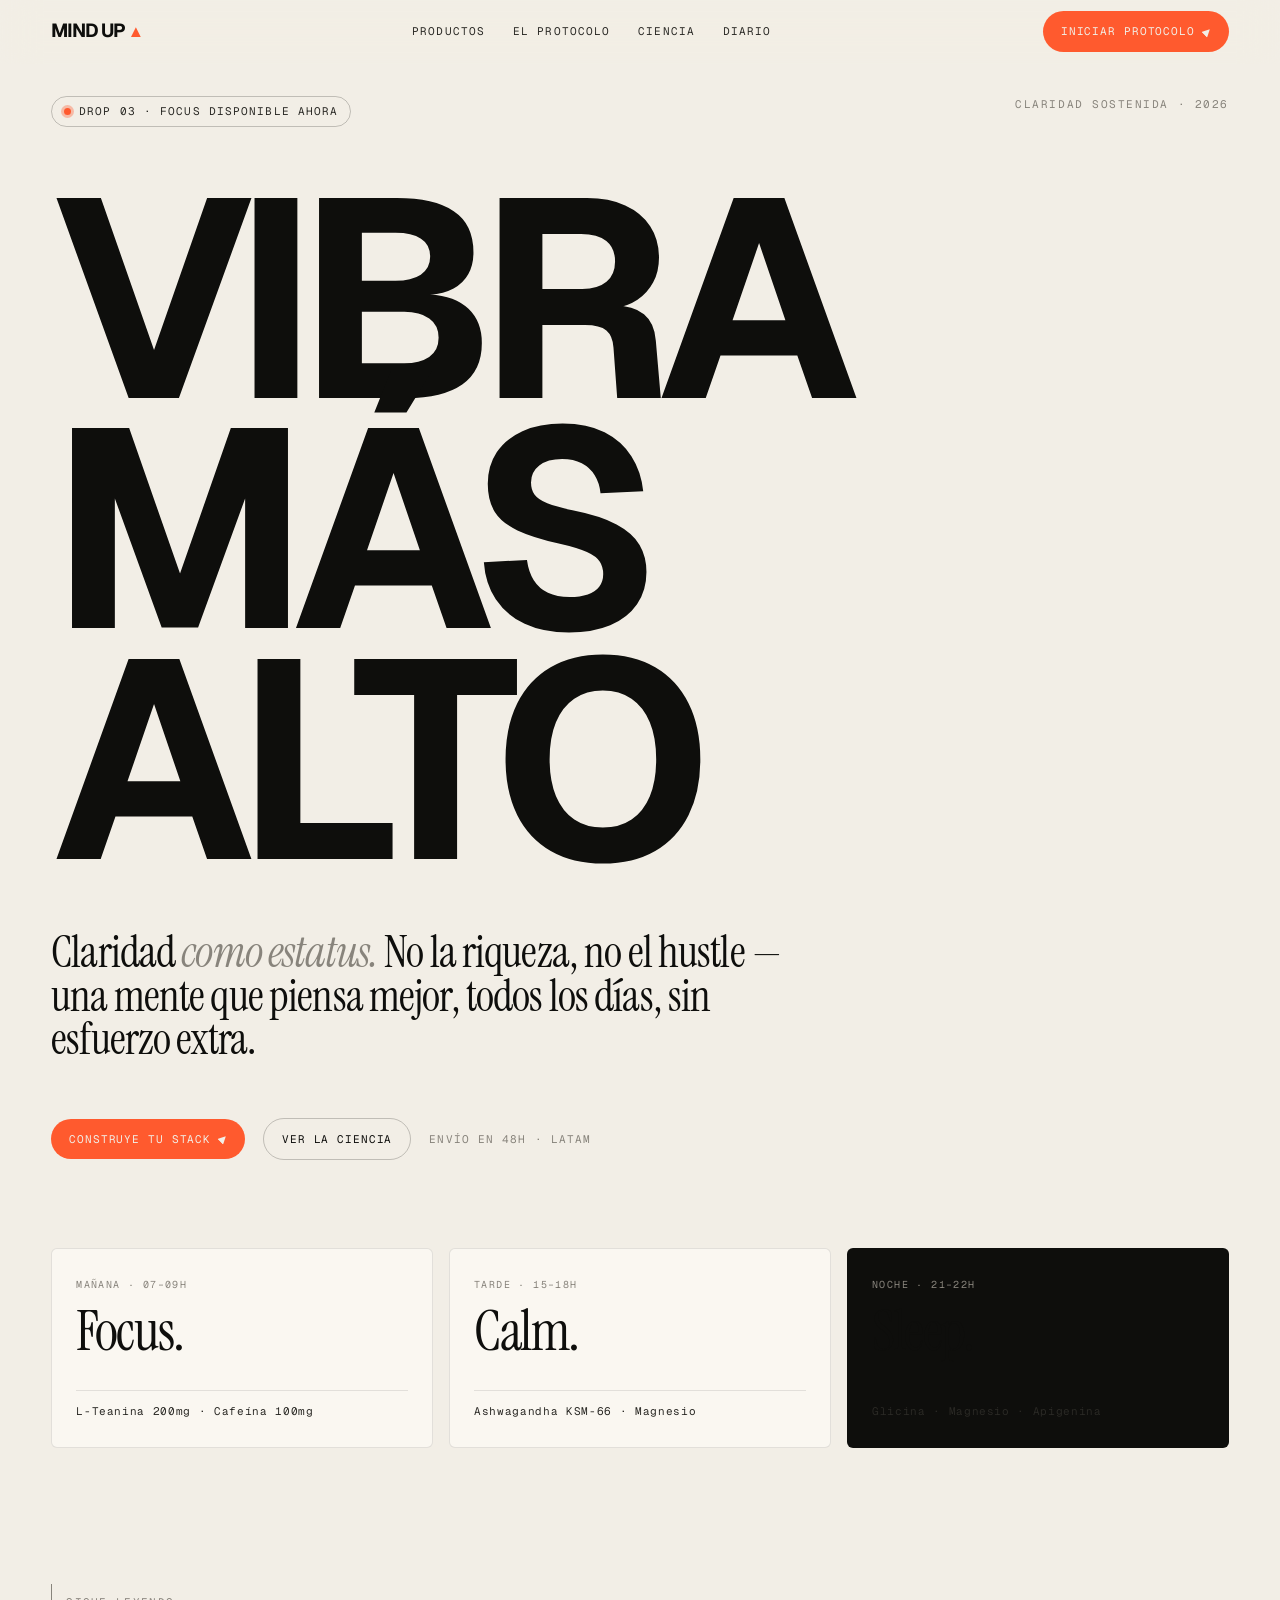
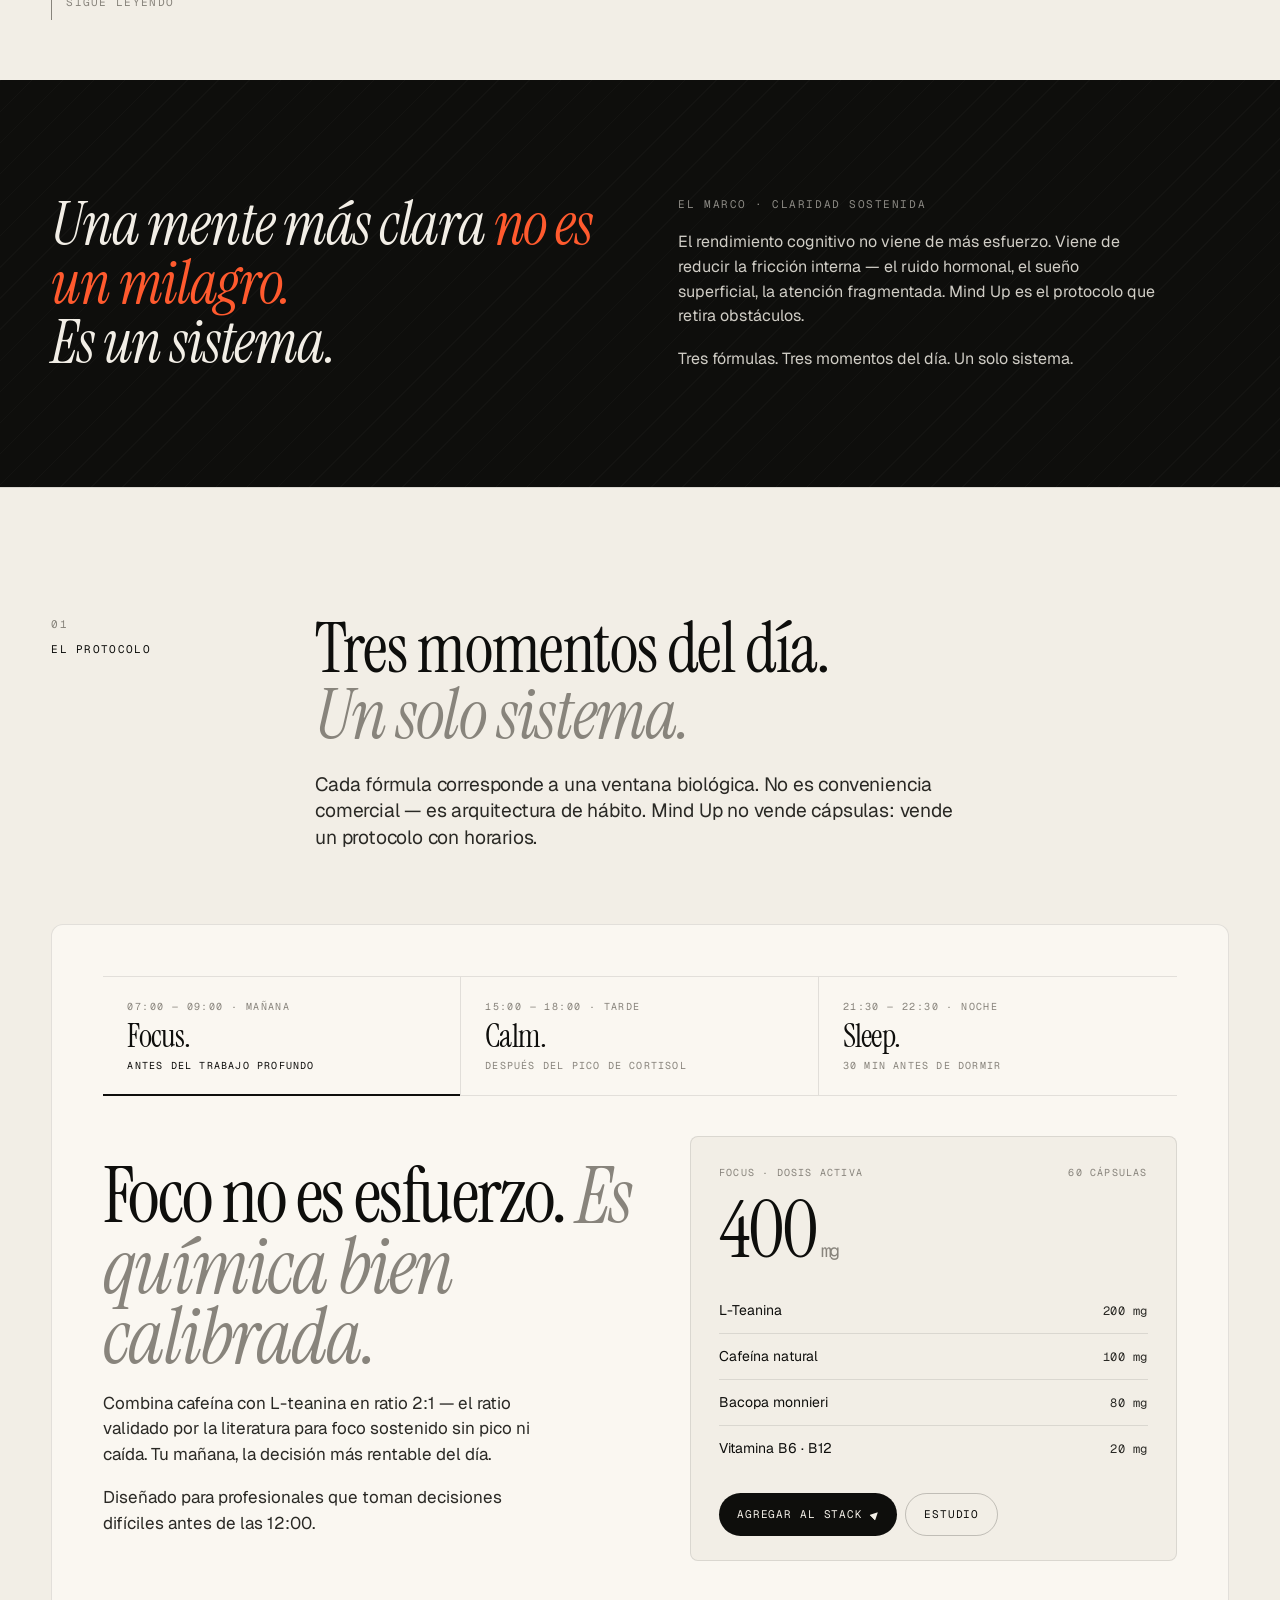
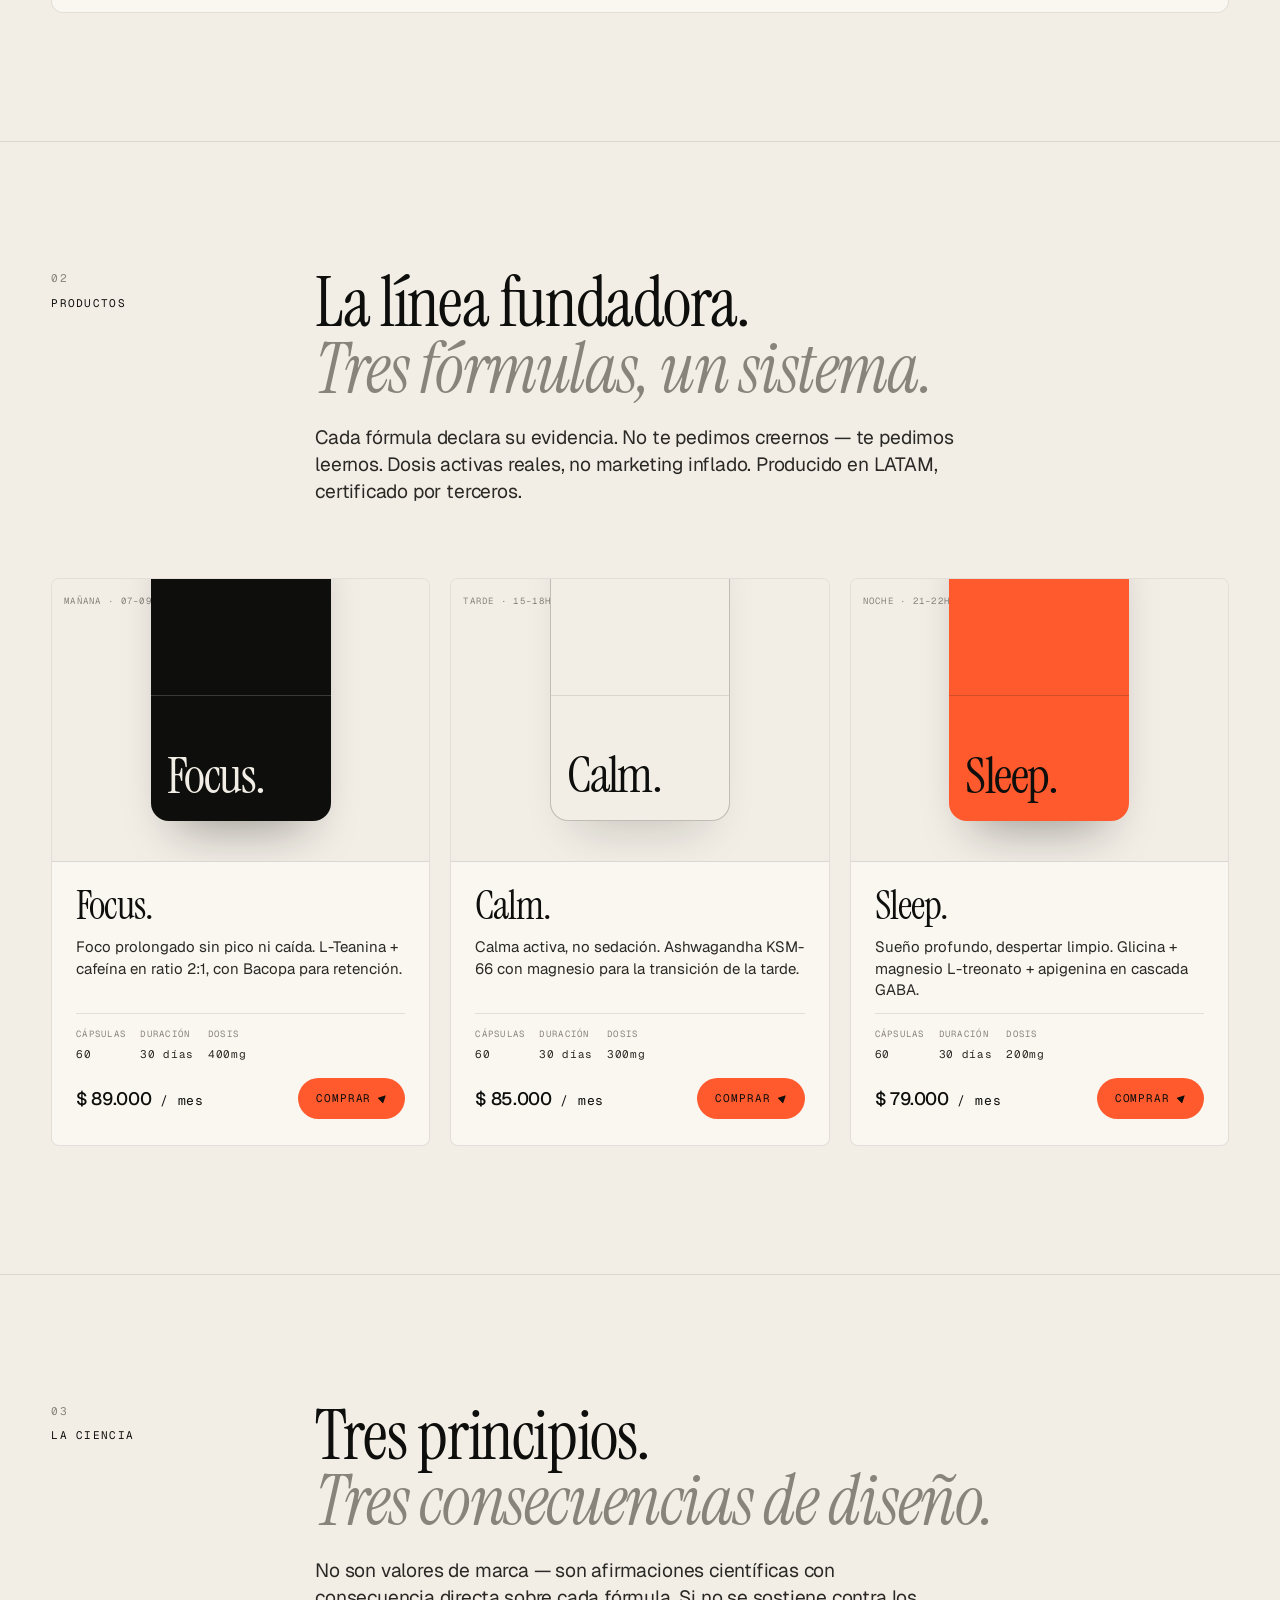
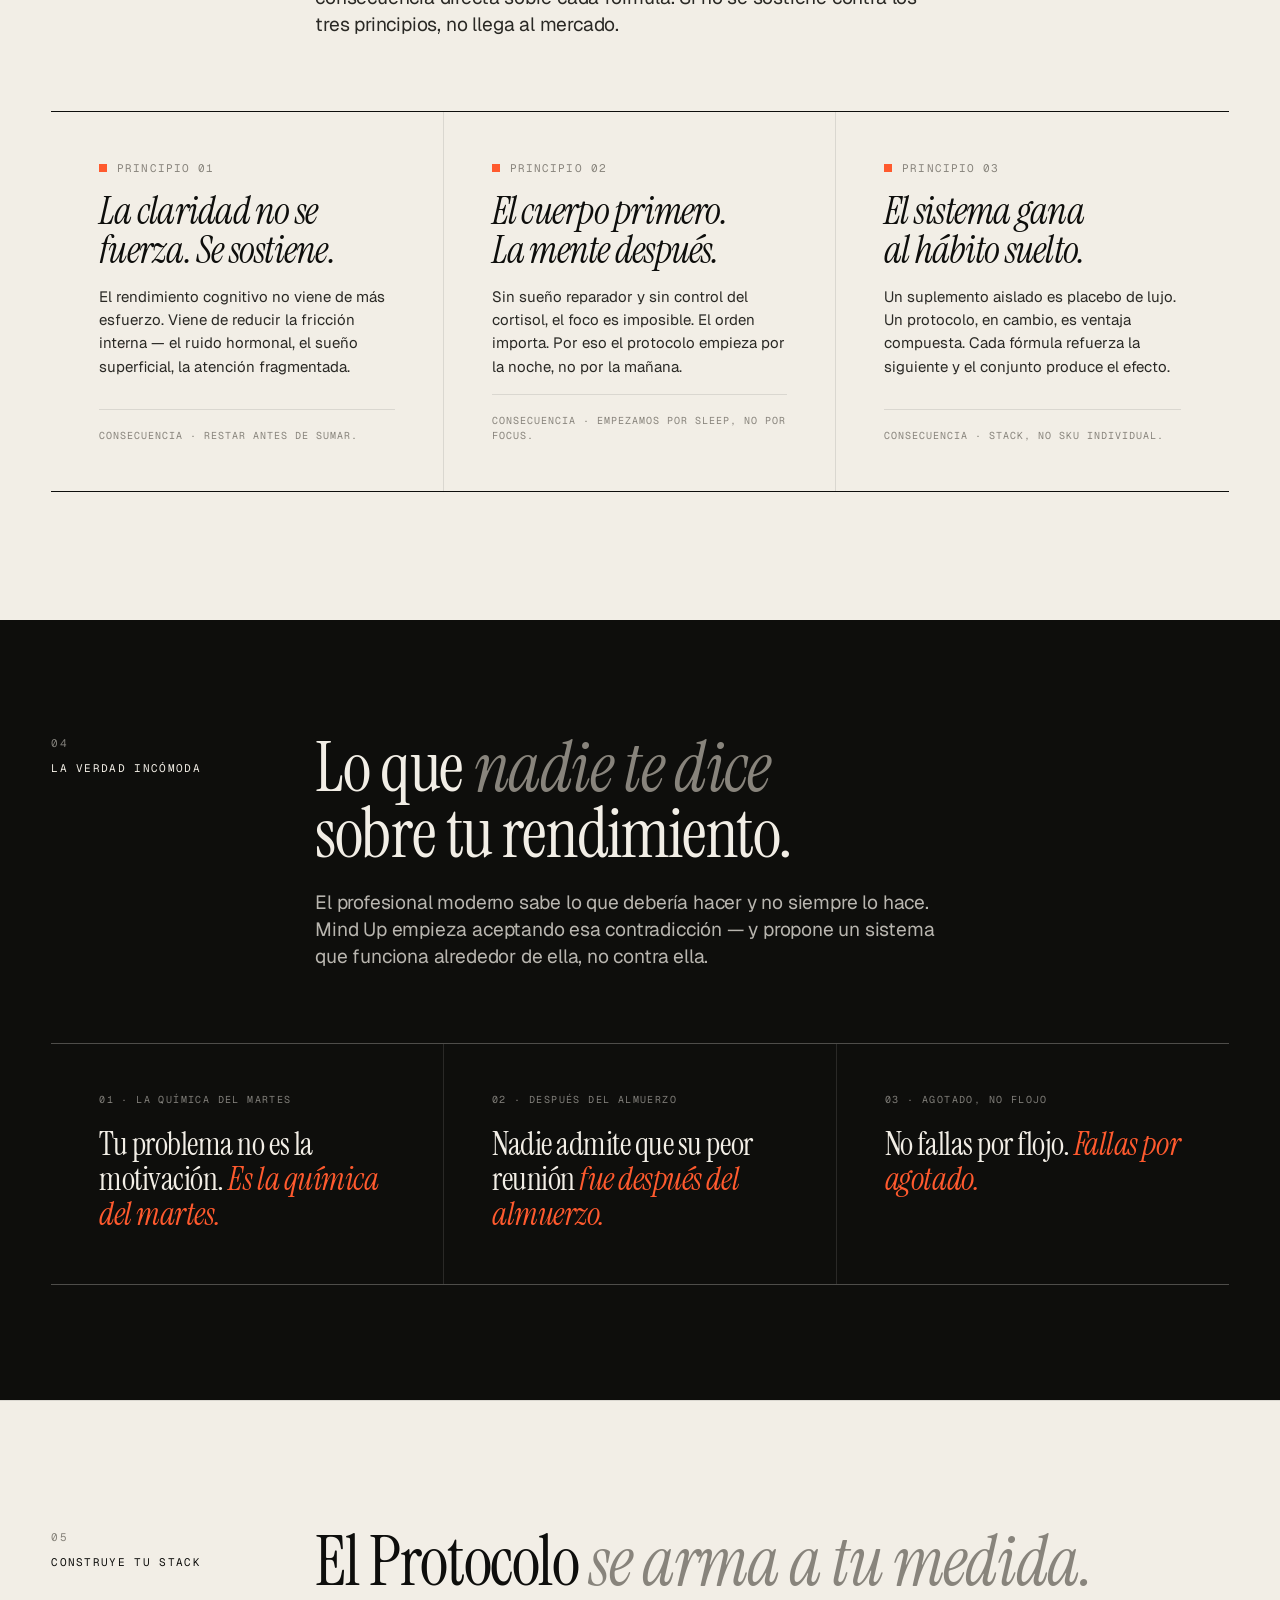
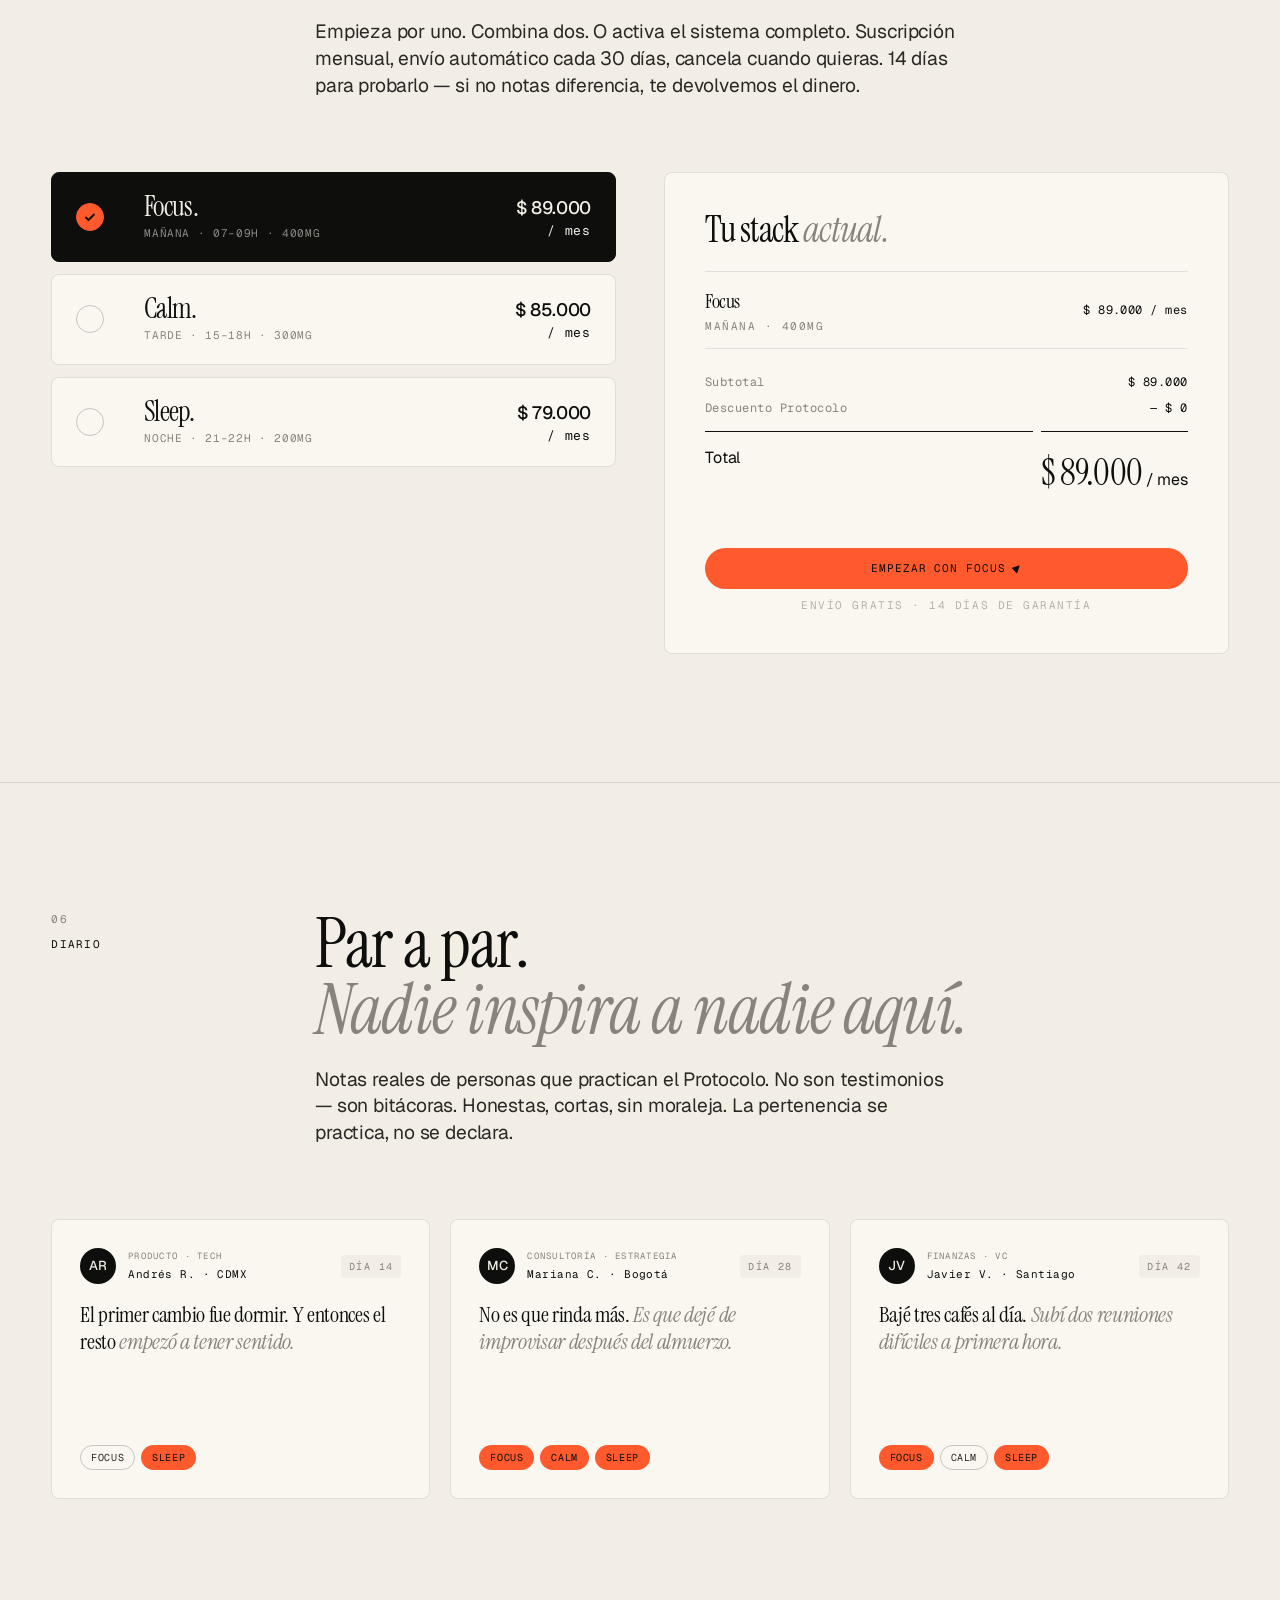
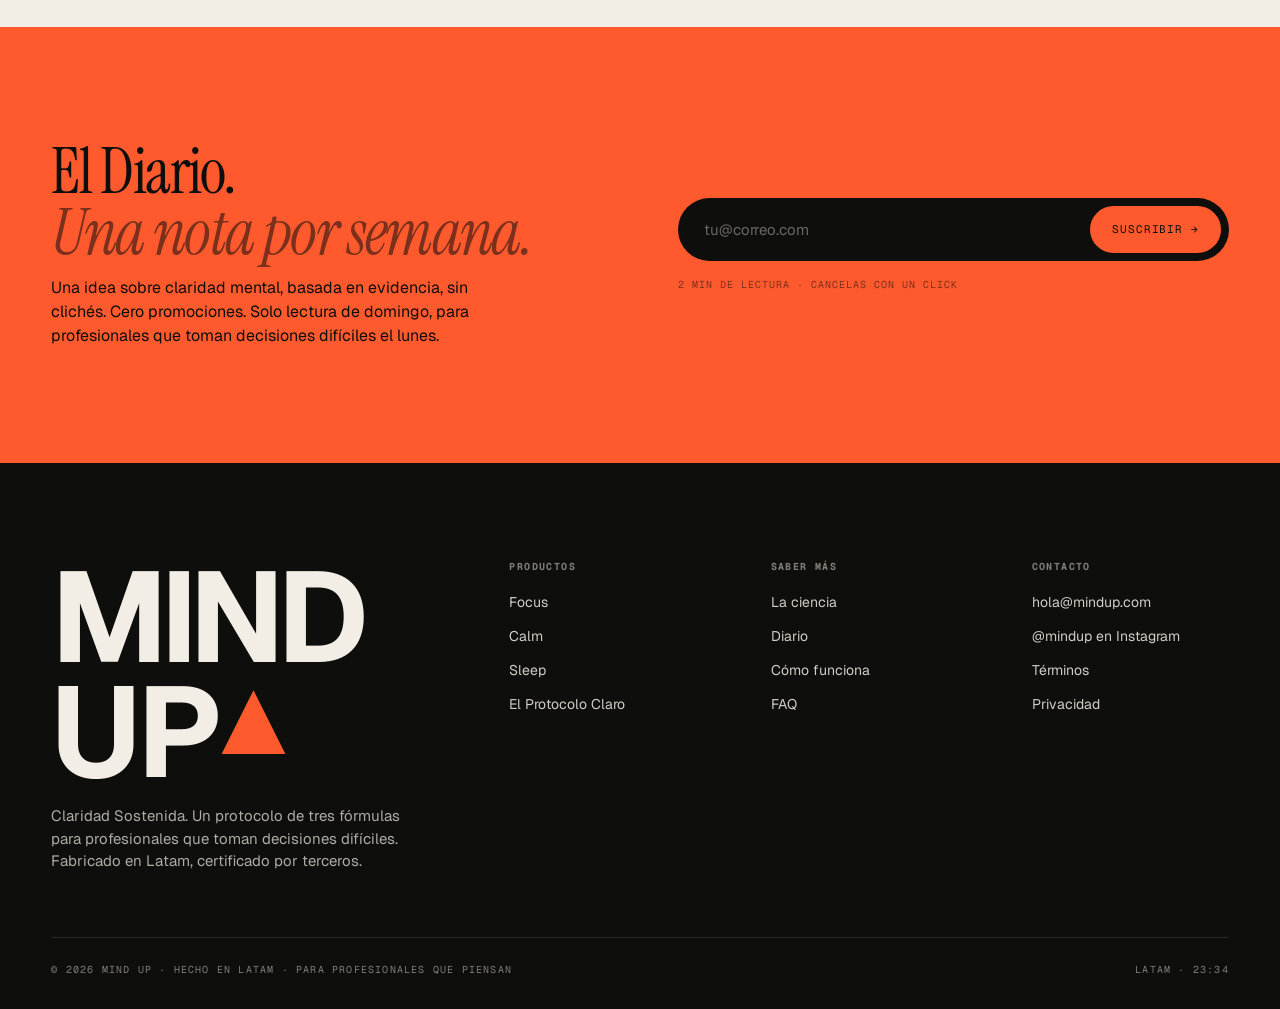
<file: index.html>
<!doctype html>
<html lang="es">
<head>
<meta charset="utf-8" />
<meta name="viewport" content="width=device-width, initial-scale=1" />
<title>Mind Up — Claridad Sostenida.</title>
<meta name="description" content="Un protocolo de tres fórmulas — Focus, Calm, Sleep — para profesionales que toman decisiones difíciles. Ciencia sin teatro.">
<meta name="theme-color" content="#F2EEE6">

<link rel="preconnect" href="https://fonts.googleapis.com">
<link rel="preconnect" href="https://fonts.gstatic.com" crossorigin>
<link href="https://fonts.googleapis.com/css2?family=Geist:wght@300;400;500;600;700&family=Geist+Mono:wght@400;500&family=Instrument+Serif:ital@0;1&display=swap" rel="stylesheet">
<link rel="stylesheet" href="styles.css">
</head>
<body>

<!-- ===================== NAV ===================== -->
<header class="nav" id="nav">
  <div class="nav-inner">
    <a href="#top" class="brand" aria-label="Mind Up — Inicio">
      MIND&nbsp;UP<span class="arrow" aria-hidden="true"></span>
    </a>
    <nav class="nav-links" aria-label="Principal">
      <a href="#productos">Productos</a>
      <a href="#protocolo">El Protocolo</a>
      <a href="#ciencia">Ciencia</a>
      <a href="#diario">Diario</a>
    </nav>
    <a href="#stack" class="btn primary" style="background-color: rgb(255, 90, 46)">
      <span class="btn-label">Iniciar protocolo</span> <span class="arrow" aria-hidden="true"></span>
    </a>
    <button class="nav-mobile-toggle" aria-label="Menú" aria-expanded="false">
      <span class="lines" aria-hidden="true"><span></span><span></span><span></span></span>
      <span class="nav-mobile-label">Menú</span>
    </button>
  </div>
</header>

<main id="top">

<!-- ===================== HERO ===================== -->
<section class="hero" data-screen-label="Hero">
  <div class="wrap">
    <div class="hero-grid">

      <div class="hero-meta" data-reveal>
        <span class="hero-tag">
          <span class="pulse" aria-hidden="true"></span>
          Drop 03 · Focus disponible ahora
        </span>
        <span class="eyebrow">Claridad Sostenida · 2026</span>
      </div>

      <h1 class="wordmark-hero" data-reveal>VIBRA
MÁS ALTO</h1>

      <p class="hero-tagline" data-reveal>
        Claridad <em>como estatus.</em> No la riqueza, no el hustle —<br>
        una mente que piensa mejor, todos los días, sin esfuerzo extra.
      </p>

      <div class="hero-cta-row" data-reveal>
        <a href="#stack" class="btn primary" style="background-color: rgb(255, 90, 46)">
          Construye tu stack <span class="arrow" aria-hidden="true"></span>
        </a>
        <a href="#ciencia" class="btn ghost">Ver la ciencia</a>
        <span class="note">Envío en 48h · Latam</span>
      </div>

      <div class="hero-trio" data-reveal>
        <a href="#protocolo" class="card" data-product="focus">
          <span class="time">Mañana · 07–09h</span>
          <h3>Focus.</h3>
          <span class="dose">L-Teanina 200mg · Cafeína 100mg</span>
        </a>
        <a href="#protocolo" class="card" data-product="calm">
          <span class="time">Tarde · 15–18h</span>
          <h3>Calm.</h3>
          <span class="dose">Ashwagandha KSM-66 · Magnesio</span>
        </a>
        <a href="#protocolo" class="card" data-product="sleep" style="background-color: rgb(14, 14, 12)">
          <span class="time">Noche · 21–22h</span>
          <h3>Sleep.</h3>
          <span class="dose">Glicina · Magnesio · Apigenina</span>
        </a>
      </div>

      <div class="scroll-cue" aria-hidden="true">Sigue leyendo</div>
    </div>
  </div>
</section>

<!-- ===================== MANIFIESTO ===================== -->
<section class="manifest" data-screen-label="Manifiesto">
  <div class="wrap manifest-inner">
    <p class="quote" data-reveal>
      Una mente más clara <em class="accent">no es un milagro.</em><br>
      Es un sistema.
    </p>
    <div class="meta" data-reveal>
      <span class="marker">El marco · Claridad Sostenida</span>
      <p>El rendimiento cognitivo no viene de más esfuerzo. Viene de reducir
      la fricción interna — el ruido hormonal, el sueño superficial, la atención
      fragmentada. Mind Up es el protocolo que retira obstáculos.</p>
      <p>Tres fórmulas. Tres momentos del día. Un solo sistema.</p>
    </div>
  </div>
</section>

<!-- ===================== EL PROTOCOLO ===================== -->
<section id="protocolo" class="section" data-screen-label="Protocolo">
  <div class="wrap">
    <header class="section-head" data-reveal>
      <div class="section-num"><span>01</span><span>El Protocolo</span></div>
      <div>
        <h2 class="section-title">Tres momentos del día.<br><em>Un solo sistema.</em></h2>
        <p class="section-lede">
          Cada fórmula corresponde a una ventana biológica. No es conveniencia comercial — es
          arquitectura de hábito. Mind Up no vende cápsulas: vende un protocolo con horarios.
        </p>
      </div>
    </header>

    <div class="protocol-stage" data-reveal>
      <div class="protocol-tabs" role="tablist">
        <button class="protocol-tab is-active" data-tab="focus" role="tab" aria-selected="true">
          <span class="time">07:00 — 09:00 · Mañana</span>
          <span class="name">Focus.</span>
          <span class="ind">Antes del trabajo profundo</span>
        </button>
        <button class="protocol-tab" data-tab="calm" role="tab">
          <span class="time">15:00 — 18:00 · Tarde</span>
          <span class="name">Calm.</span>
          <span class="ind">Después del pico de cortisol</span>
        </button>
        <button class="protocol-tab" data-tab="sleep" role="tab">
          <span class="time">21:30 — 22:30 · Noche</span>
          <span class="name">Sleep.</span>
          <span class="ind">30 min antes de dormir</span>
        </button>
      </div>

      <div class="protocol-panels">

        <div class="protocol-panel is-active" data-panel="focus">
          <div class="left">
            <h3>Foco no es esfuerzo. <em>Es química bien calibrada.</em></h3>
            <p>Combina cafeína con L-teanina en ratio 2:1 — el ratio validado por la literatura
            para foco sostenido sin pico ni caída. Tu mañana, la decisión más rentable del día.</p>
            <p>Diseñado para profesionales que toman decisiones difíciles antes de las 12:00.</p>
          </div>
          <aside class="dose-card">
            <div class="top">
              <span>Focus · Dosis activa</span>
              <span>60 cápsulas</span>
            </div>
            <div class="total">400<span class="unit">mg</span></div>
            <div class="ingredients">
              <div class="row"><span class="k">L-Teanina</span><span class="v">200 mg</span></div>
              <div class="row"><span class="k">Cafeína natural</span><span class="v">100 mg</span></div>
              <div class="row"><span class="k">Bacopa monnieri</span><span class="v">80 mg</span></div>
              <div class="row"><span class="k">Vitamina B6 · B12</span><span class="v">20 mg</span></div>
            </div>
            <div class="cta-row">
              <a href="#stack" class="btn primary">Agregar al stack <span class="arrow"></span></a>
              <a href="#ciencia" class="btn ghost">Estudio</a>
            </div>
          </aside>
        </div>

        <div class="protocol-panel" data-panel="calm">
          <div class="left">
            <h3>Calma no es ausencia. <em>Es presencia gestionada.</em></h3>
            <p>Adaptógeno principal Ashwagandha KSM-66 — la única extracción con respaldo clínico
            real para reducir cortisol sin sedar. Para la transición que casi nadie diseña.</p>
            <p>El bajón de las 3pm no se arregla con café. Se arregla con magnesio.</p>
          </div>
          <aside class="dose-card">
            <div class="top">
              <span>Calm · Dosis activa</span>
              <span>60 cápsulas</span>
            </div>
            <div class="total">300<span class="unit">mg</span></div>
            <div class="ingredients">
              <div class="row"><span class="k">Ashwagandha KSM-66</span><span class="v">300 mg</span></div>
              <div class="row"><span class="k">Magnesio bisglicinato</span><span class="v">200 mg</span></div>
              <div class="row"><span class="k">L-Theanina</span><span class="v">100 mg</span></div>
              <div class="row"><span class="k">Rhodiola rosea</span><span class="v">60 mg</span></div>
            </div>
            <div class="cta-row">
              <a href="#stack" class="btn primary">Agregar al stack <span class="arrow"></span></a>
              <a href="#ciencia" class="btn ghost">Estudio</a>
            </div>
          </aside>
        </div>

        <div class="protocol-panel" data-panel="sleep">
          <div class="left">
            <h3>Dormir mejor <em>es la palanca más rentable.</em></h3>
            <p>Glicina, magnesio y apigenina trabajan en cascada: GABA para iniciar el sueño,
            magnesio para la profundidad, apigenina para el ciclo. Despertar limpio, no aturdido.</p>
            <p>Empezamos por Sleep, no por Focus — el cuerpo primero, la mente después.</p>
          </div>
          <aside class="dose-card">
            <div class="top">
              <span>Sleep · Dosis activa</span>
              <span>60 cápsulas</span>
            </div>
            <div class="total">200<span class="unit">mg</span></div>
            <div class="ingredients">
              <div class="row"><span class="k">Glicina</span><span class="v">3000 mg</span></div>
              <div class="row"><span class="k">Magnesio L-treonato</span><span class="v">200 mg</span></div>
              <div class="row"><span class="k">Apigenina</span><span class="v">50 mg</span></div>
              <div class="row"><span class="k">L-Theanina</span><span class="v">100 mg</span></div>
            </div>
            <div class="cta-row">
              <a href="#stack" class="btn primary">Agregar al stack <span class="arrow"></span></a>
              <a href="#ciencia" class="btn ghost">Estudio</a>
            </div>
          </aside>
        </div>
      </div>
    </div>
  </div>
</section>

<!-- ===================== PRODUCTOS ===================== -->
<section id="productos" class="section" data-screen-label="Productos">
  <div class="wrap">
    <header class="section-head" data-reveal>
      <div class="section-num"><span>02</span><span>Productos</span></div>
      <div>
        <h2 class="section-title">La línea fundadora.<br><em>Tres fórmulas, un sistema.</em></h2>
        <p class="section-lede">
          Cada fórmula declara su evidencia. No te pedimos creernos — te pedimos leernos.
          Dosis activas reales, no marketing inflado. Producido en LATAM, certificado por terceros.
        </p>
      </div>
    </header>

    <div class="products-grid" data-reveal>

      <article class="product-card">
        <div class="product-stage">
          <div class="bottle">
            <span class="brand-mini">MIND&nbsp;UP<span class="arrow"></span></span>
            <div class="strip"></div>
            <div class="product-name">Focus.</div>
          </div>
        </div>
        <div class="product-info">
          <h3>Focus.</h3>
          <p class="desc">Foco prolongado sin pico ni caída. L-Teanina + cafeína en ratio 2:1, con Bacopa para retención.</p>
          <div class="specs">
            <div class="spec"><span class="k">Cápsulas</span>60</div>
            <div class="spec"><span class="k">Duración</span>30 días</div>
            <div class="spec"><span class="k">Dosis</span>400mg</div>
          </div>
          <div class="price-row">
            <span class="price"><strong>$&nbsp;89.000</strong> / mes</span>
            <a href="#stack" class="btn accent">Comprar <span class="arrow"></span></a>
          </div>
        </div>
      </article>

      <article class="product-card">
        <div class="product-stage">
          <div class="bottle light">
            <span class="brand-mini">MIND&nbsp;UP<span class="arrow"></span></span>
            <div class="strip"></div>
            <div class="product-name">Calm.</div>
          </div>
        </div>
        <div class="product-info">
          <h3>Calm.</h3>
          <p class="desc">Calma activa, no sedación. Ashwagandha KSM-66 con magnesio para la transición de la tarde.</p>
          <div class="specs">
            <div class="spec"><span class="k">Cápsulas</span>60</div>
            <div class="spec"><span class="k">Duración</span>30 días</div>
            <div class="spec"><span class="k">Dosis</span>300mg</div>
          </div>
          <div class="price-row">
            <span class="price"><strong>$&nbsp;85.000</strong> / mes</span>
            <a href="#stack" class="btn accent">Comprar <span class="arrow"></span></a>
          </div>
        </div>
      </article>

      <article class="product-card">
        <div class="product-stage">
          <div class="bottle accent">
            <span class="brand-mini">MIND&nbsp;UP<span class="arrow"></span></span>
            <div class="strip"></div>
            <div class="product-name">Sleep.</div>
          </div>
        </div>
        <div class="product-info">
          <h3>Sleep.</h3>
          <p class="desc">Sueño profundo, despertar limpio. Glicina + magnesio L-treonato + apigenina en cascada GABA.</p>
          <div class="specs">
            <div class="spec"><span class="k">Cápsulas</span>60</div>
            <div class="spec"><span class="k">Duración</span>30 días</div>
            <div class="spec"><span class="k">Dosis</span>200mg</div>
          </div>
          <div class="price-row">
            <span class="price"><strong>$&nbsp;79.000</strong> / mes</span>
            <a href="#stack" class="btn accent">Comprar <span class="arrow"></span></a>
          </div>
        </div>
      </article>

    </div>
  </div>
</section>

<!-- ===================== LA CIENCIA / MARCO ===================== -->
<section id="ciencia" class="section" data-screen-label="Ciencia">
  <div class="wrap">
    <header class="section-head" data-reveal>
      <div class="section-num"><span>03</span><span>La ciencia</span></div>
      <div>
        <h2 class="section-title">Tres principios.<br><em>Tres consecuencias de diseño.</em></h2>
        <p class="section-lede">
          No son valores de marca — son afirmaciones científicas con consecuencia directa
          sobre cada fórmula. Si no se sostiene contra los tres principios, no llega al mercado.
        </p>
      </div>
    </header>

    <div class="marco" data-reveal>
      <article class="principle">
        <span class="marker"><span class="dot"></span> Principio 01</span>
        <h3>La claridad no se fuerza. <em>Se sostiene.</em></h3>
        <p>El rendimiento cognitivo no viene de más esfuerzo. Viene de reducir la fricción
        interna — el ruido hormonal, el sueño superficial, la atención fragmentada.</p>
        <span class="note">Consecuencia · Restar antes de sumar.</span>
      </article>
      <article class="principle">
        <span class="marker"><span class="dot"></span> Principio 02</span>
        <h3>El cuerpo primero. <em>La mente después.</em></h3>
        <p>Sin sueño reparador y sin control del cortisol, el foco es imposible. El orden importa.
        Por eso el protocolo empieza por la noche, no por la mañana.</p>
        <span class="note">Consecuencia · Empezamos por Sleep, no por Focus.</span>
      </article>
      <article class="principle">
        <span class="marker"><span class="dot"></span> Principio 03</span>
        <h3>El sistema gana <em>al hábito suelto.</em></h3>
        <p>Un suplemento aislado es placebo de lujo. Un protocolo, en cambio, es ventaja compuesta.
        Cada fórmula refuerza la siguiente y el conjunto produce el efecto.</p>
        <span class="note">Consecuencia · Stack, no SKU individual.</span>
      </article>
    </div>
  </div>
</section>

<!-- ===================== TENSIÓN ===================== -->
<section class="tension" data-screen-label="Tensión">
  <div class="wrap">
    <header class="section-head" data-reveal>
      <div class="section-num"><span>04</span><span>La verdad incómoda</span></div>
      <div>
        <h2 class="section-title">Lo que <em>nadie te dice</em><br>sobre tu rendimiento.</h2>
        <p class="section-lede">
          El profesional moderno sabe lo que debería hacer y no siempre lo hace. Mind Up empieza
          aceptando esa contradicción — y propone un sistema que funciona alrededor de ella, no
          contra ella.
        </p>
      </div>
    </header>

    <div class="tension-cards" data-reveal>
      <div class="tension-card">
        <span class="num">01 · La química del martes</span>
        <p class="q">Tu problema no es la motivación. <em>Es la química del martes.</em></p>
      </div>
      <div class="tension-card">
        <span class="num">02 · Después del almuerzo</span>
        <p class="q">Nadie admite que su peor reunión <em>fue después del almuerzo.</em></p>
      </div>
      <div class="tension-card">
        <span class="num">03 · Agotado, no flojo</span>
        <p class="q">No fallas por flojo. <em>Fallas por agotado.</em></p>
      </div>
    </div>
  </div>
</section>

<!-- ===================== STACK BUILDER ===================== -->
<section id="stack" class="section" data-screen-label="Stack builder">
  <div class="wrap">
    <header class="section-head" data-reveal>
      <div class="section-num"><span>05</span><span>Construye tu stack</span></div>
      <div>
        <h2 class="section-title">El Protocolo <em>se arma a tu medida.</em></h2>
        <p class="section-lede">
          Empieza por uno. Combina dos. O activa el sistema completo. Suscripción mensual,
          envío automático cada 30 días, cancela cuando quieras. 14 días para probarlo —
          si no notas diferencia, te devolvemos el dinero.
        </p>
      </div>
    </header>

    <div class="stack-builder" data-reveal>
      <div class="stack-options" id="stack-options">

        <button type="button" class="stack-option is-on" data-id="focus" data-name="Focus" data-price="89000" aria-pressed="true">
          <span class="check" aria-hidden="true">
            <svg viewBox="0 0 12 12" fill="none">
              <path d="M2 6.5L4.5 9L10 3.5" stroke="currentColor" stroke-width="1.8" stroke-linecap="round" stroke-linejoin="round"/>
            </svg>
          </span>
          <span class="body">
            <span class="name">Focus.</span>
            <span class="desc">Mañana · 07–09h · 400mg</span>
          </span>
          <span class="price">
            <strong>$&nbsp;89.000</strong>
            / mes
          </span>
        </button>

        <button type="button" class="stack-option" data-id="calm" data-name="Calm" data-price="85000" aria-pressed="false">
          <span class="check" aria-hidden="true">
            <svg viewBox="0 0 12 12" fill="none">
              <path d="M2 6.5L4.5 9L10 3.5" stroke="currentColor" stroke-width="1.8" stroke-linecap="round" stroke-linejoin="round"/>
            </svg>
          </span>
          <span class="body">
            <span class="name">Calm.</span>
            <span class="desc">Tarde · 15–18h · 300mg</span>
          </span>
          <span class="price">
            <strong>$&nbsp;85.000</strong>
            / mes
          </span>
        </button>

        <button type="button" class="stack-option" data-id="sleep" data-name="Sleep" data-price="79000" aria-pressed="false">
          <span class="check" aria-hidden="true">
            <svg viewBox="0 0 12 12" fill="none">
              <path d="M2 6.5L4.5 9L10 3.5" stroke="currentColor" stroke-width="1.8" stroke-linecap="round" stroke-linejoin="round"/>
            </svg>
          </span>
          <span class="body">
            <span class="name">Sleep.</span>
            <span class="desc">Noche · 21–22h · 200mg</span>
          </span>
          <span class="price">
            <strong>$&nbsp;79.000</strong>
            / mes
          </span>
        </button>
      </div>

      <aside class="stack-summary">
        <h4>Tu stack <em>actual.</em></h4>
        <div class="stack-list" id="stack-list">
          <!-- populated by JS -->
        </div>

        <div class="totals">
          <span class="k">Subtotal</span>
          <span class="v" id="stack-subtotal">$&nbsp;0</span>
          <span class="k">Descuento Protocolo</span>
          <span class="v" id="stack-discount">— $&nbsp;0</span>
          <span class="k grand">Total</span>
          <span class="v grand"><strong id="stack-total">$&nbsp;0</strong> / mes</span>
        </div>

        <div class="savings is-hidden" id="stack-savings">
          <span id="stack-savings-label">Ahorras con el protocolo completo</span>
          <span class="pct" id="stack-pct">13%</span>
        </div>

        <div class="cta-row">
          <button class="btn accent" id="stack-cta">
            Iniciar protocolo <span class="arrow"></span>
          </button>
          <span class="eyebrow" style="text-align:center; opacity:.6;">Envío gratis · 14 días de garantía</span>
        </div>
      </aside>
    </div>
  </div>
</section>

<!-- ===================== DIARIO ===================== -->
<section id="diario" class="section" data-screen-label="Diario">
  <div class="wrap">
    <header class="section-head" data-reveal>
      <div class="section-num"><span>06</span><span>Diario</span></div>
      <div>
        <h2 class="section-title">Par a par.<br><em>Nadie inspira a nadie aquí.</em></h2>
        <p class="section-lede">
          Notas reales de personas que practican el Protocolo. No son testimonios — son
          bitácoras. Honestas, cortas, sin moraleja. La pertenencia se practica, no se declara.
        </p>
      </div>
    </header>

    <div class="diary-grid" data-reveal>
      <article class="diary-card">
        <div class="head">
          <div class="avatar">AR</div>
          <div class="who">
            <span class="role">Producto · Tech</span>
            <span>Andrés R. · CDMX</span>
          </div>
          <span class="day">Día 14</span>
        </div>
        <p class="entry">El primer cambio fue dormir. Y entonces el resto <em>empezó a tener sentido.</em></p>
        <div class="stack-mini">
          <span class="pill">Focus</span>
          <span class="pill on">Sleep</span>
        </div>
      </article>

      <article class="diary-card">
        <div class="head">
          <div class="avatar">MC</div>
          <div class="who">
            <span class="role">Consultoría · Estrategia</span>
            <span>Mariana C. · Bogotá</span>
          </div>
          <span class="day">Día 28</span>
        </div>
        <p class="entry">No es que rinda más. <em>Es que dejé de improvisar después del almuerzo.</em></p>
        <div class="stack-mini">
          <span class="pill on">Focus</span>
          <span class="pill on">Calm</span>
          <span class="pill on">Sleep</span>
        </div>
      </article>

      <article class="diary-card">
        <div class="head">
          <div class="avatar">JV</div>
          <div class="who">
            <span class="role">Finanzas · VC</span>
            <span>Javier V. · Santiago</span>
          </div>
          <span class="day">Día 42</span>
        </div>
        <p class="entry">Bajé tres cafés al día. <em>Subí dos reuniones difíciles a primera hora.</em></p>
        <div class="stack-mini">
          <span class="pill on">Focus</span>
          <span class="pill">Calm</span>
          <span class="pill on">Sleep</span>
        </div>
      </article>
    </div>
  </div>
</section>

<!-- ===================== NEWSLETTER ===================== -->
<section class="newsletter" data-screen-label="Newsletter">
  <div class="wrap newsletter-inner">
    <div data-reveal>
      <h2>El Diario.<br><em>Una nota por semana.</em></h2>
      <p>Una idea sobre claridad mental, basada en evidencia, sin clichés. Cero promociones.
      Solo lectura de domingo, para profesionales que toman decisiones difíciles el lunes.</p>
    </div>
    <form class="news-form" id="news-form" data-reveal>
      <div class="input-row">
        <input type="email" placeholder="tu@correo.com" required aria-label="Correo electrónico" />
        <button type="submit" class="news-submit">Suscribir →</button>
      </div>
      <div class="news-success" role="status">
        <span>Estás dentro. Te llega el domingo.</span>
        <span>✓</span>
      </div>
      <span class="news-note">2 min de lectura · Cancelas con un click</span>
    </form>
  </div>
</section>

</main>

<!-- ===================== FOOTER ===================== -->
<footer class="footer" data-screen-label="Footer">
  <div class="wrap">
    <div class="footer-grid">
      <div>
        <div class="brand-foot">MIND UP<span class="arrow"></span></div>
        <p class="blurb">Claridad Sostenida. Un protocolo de tres fórmulas para profesionales
        que toman decisiones difíciles. Fabricado en Latam, certificado por terceros.</p>
      </div>
      <div>
        <h6>Productos</h6>
        <ul>
          <li><a href="#productos">Focus</a></li>
          <li><a href="#productos">Calm</a></li>
          <li><a href="#productos">Sleep</a></li>
          <li><a href="#stack">El Protocolo Claro</a></li>
        </ul>
      </div>
      <div>
        <h6>Saber más</h6>
        <ul>
          <li><a href="#ciencia">La ciencia</a></li>
          <li><a href="#diario">Diario</a></li>
          <li><a href="#protocolo">Cómo funciona</a></li>
          <li><a href="#">FAQ</a></li>
        </ul>
      </div>
      <div>
        <h6>Contacto</h6>
        <ul>
          <li><a href="mailto:hola@mindup.com">hola@mindup.com</a></li>
          <li><a href="#">@mindup en Instagram</a></li>
          <li><a href="#">Términos</a></li>
          <li><a href="#">Privacidad</a></li>
        </ul>
      </div>
    </div>
    <div class="footer-bottom">
      <span>© 2026 Mind Up · Hecho en Latam · Para profesionales que piensan</span>
      <span id="year-clock"></span>
    </div>
  </div>
</footer>

<script src="main.js"></script>
</body>
</html>
</file>
<file: styles.css>
/* ============================================================
   MIND UP — Production stylesheet
   Built from Brand Guidelines v2.0 · Claridad Sostenida
   ============================================================ */

:root {
  /* Core palette */
  --bone: #F2EEE6;
  --paper: #FAF7F1;
  --ink: #0E0E0C;
  --graphite: #2A2925;
  --mineral: #88847C;
  --hairline: rgba(14, 14, 12, 0.10);
  --hairline-strong: rgba(14, 14, 12, 0.22);

  /* Accent (Ember — warm energy orange from brand palette) */
  --accent: #FF5A2E;
  --accent-ink: #0E0E0C;

  /* Type */
  --font-sans: "Geist", "Helvetica Neue", Helvetica, Arial, sans-serif;
  --font-display: "Instrument Serif", "Times New Roman", serif;
  --font-mono: "Geist Mono", ui-monospace, "SFMono-Regular", Menlo, monospace;

  /* Layout */
  --gutter: clamp(20px, 4vw, 56px);
  --max: 1360px;
  --nav-h: 64px;

  /* Motion */
  --ease: cubic-bezier(0.4, 0, 0.2, 1);
  --t-micro: 280ms;
  --t-screen: 600ms;
  --t-color: 400ms;
}

* { box-sizing: border-box; }

html, body {
  margin: 0;
  padding: 0;
  background: var(--bone);
  color: var(--ink);
  font-family: var(--font-sans);
  font-size: 16px;
  line-height: 1.5;
  -webkit-font-smoothing: antialiased;
  text-rendering: optimizeLegibility;
  -webkit-tap-highlight-color: transparent;
}
* { -webkit-tap-highlight-color: transparent; }

html { scroll-behavior: smooth; scroll-padding-top: var(--nav-h); }

img, svg { max-width: 100%; display: block; }
a { color: inherit; text-decoration: none; }
button { font: inherit; color: inherit; background: none; border: 0; cursor: pointer; }

::selection { background: var(--accent); color: var(--accent-ink); }

/* ─── Type utilities ─── */
.serif { font-family: var(--font-display); font-weight: 400; letter-spacing: -0.02em; }
.mono { font-family: var(--font-mono); }
.eyebrow {
  font-family: var(--font-mono);
  font-size: 11px;
  letter-spacing: 0.14em;
  text-transform: uppercase;
  color: var(--mineral);
}
.eyebrow.bright { color: var(--ink); }

.wrap {
  max-width: var(--max);
  margin: 0 auto;
  padding: 0 var(--gutter);
}

/* ============================================================
   NAV
   ============================================================ */

.nav {
  position: fixed;
  top: 0; left: 0; right: 0;
  z-index: 100;
  height: var(--nav-h);
  background: rgba(242, 238, 230, 0.6);
  backdrop-filter: saturate(140%) blur(18px);
  -webkit-backdrop-filter: saturate(140%) blur(18px);
  border-bottom: 1px solid transparent;
  transition: background var(--t-color) var(--ease), border-color var(--t-color) var(--ease);
}
.nav.is-scrolled {
  background: rgba(242, 238, 230, 0.92);
  border-bottom: 1px solid var(--hairline);
}
.nav-inner {
  height: 100%;
  max-width: var(--max);
  margin: 0 auto;
  padding: 0 var(--gutter);
  display: flex;
  align-items: center;
  justify-content: space-between;
  gap: 32px;
}
.brand {
  display: inline-flex;
  align-items: baseline;
  gap: 4px;
  font-weight: 700;
  letter-spacing: -0.055em;
  font-size: 19px;
  text-transform: uppercase;
}
.brand .arrow {
  display: inline-block;
  width: 10px; height: 10px;
  background: var(--accent);
  clip-path: polygon(50% 0, 100% 100%, 0 100%);
  margin-left: 2px;
  vertical-align: 1px;
}
.nav-links {
  display: flex;
  gap: 28px;
  font-family: var(--font-mono);
  font-size: 11px;
  letter-spacing: 0.1em;
  text-transform: uppercase;
}
.nav-links a {
  color: var(--graphite);
  position: relative;
  padding: 6px 0;
  transition: color var(--t-micro) var(--ease);
}
.nav-links a:hover { color: var(--ink); }
.nav-links a::after {
  content: "";
  position: absolute;
  left: 0; right: 0; bottom: 0;
  height: 1px;
  background: var(--ink);
  transform: scaleX(0);
  transform-origin: left;
  transition: transform var(--t-micro) var(--ease);
}
.nav-links a:hover::after { transform: scaleX(1); }

.btn {
  display: inline-flex;
  align-items: center;
  gap: 8px;
  font-family: var(--font-mono);
  font-size: 11px;
  letter-spacing: 0.08em;
  text-transform: uppercase;
  padding: 12px 18px;
  border-radius: 999px;
  transition: transform var(--t-micro) var(--ease), background var(--t-color) var(--ease), color var(--t-color) var(--ease);
  white-space: nowrap;
}
.btn:hover { transform: translateY(-1px); }
.btn.primary { background: var(--ink); color: var(--bone); }
.btn.primary:hover { background: var(--graphite); }
.btn.accent { background: var(--accent); color: var(--accent-ink); }
.btn.accent:hover { background: var(--ink); color: var(--bone); }
.btn.ghost { border: 1px solid var(--hairline-strong); color: var(--ink); }
.btn.ghost:hover { border-color: var(--ink); }
.btn .arrow {
  display: inline-block;
  width: 8px; height: 8px;
  background: currentColor;
  clip-path: polygon(50% 0, 100% 100%, 0 100%);
  transform: rotate(45deg);
  transition: transform var(--t-micro) var(--ease);
}
.btn:hover .arrow { transform: rotate(45deg) translate(2px, -2px); }

.nav-mobile-toggle { display: none; }

/* ============================================================
   HERO
   ============================================================ */

.hero {
  padding: calc(var(--nav-h) + 32px) 0 60px;
  position: relative;
}
.hero-grid {
  display: grid;
  grid-template-columns: 1fr;
  gap: 56px;
}
.hero-meta {
  display: flex;
  justify-content: space-between;
  align-items: flex-start;
  gap: 24px;
  flex-wrap: wrap;
}
.hero-tag {
  display: inline-flex;
  align-items: center;
  gap: 8px;
  font-family: var(--font-mono);
  font-size: 11px;
  letter-spacing: 0.1em;
  text-transform: uppercase;
  color: var(--graphite);
  border: 1px solid var(--hairline-strong);
  padding: 6px 12px;
  border-radius: 999px;
}
.hero-tag .pulse {
  width: 7px; height: 7px;
  background: var(--accent);
  border-radius: 50%;
  position: relative;
}
.hero-tag .pulse::before {
  content: "";
  position: absolute;
  inset: -3px;
  border-radius: 50%;
  background: var(--accent);
  opacity: 0.35;
  animation: pulse 2.2s var(--ease) infinite;
}
@keyframes pulse {
  0%, 100% { transform: scale(1); opacity: 0.35; }
  50% { transform: scale(1.6); opacity: 0; }
}

.wordmark-hero {
  font-family: var(--font-sans);
  font-weight: 700;
  letter-spacing: -0.055em;
  font-size: clamp(96px, 22vw, 360px);
  line-height: 0.82;
  margin: 0;
  text-transform: uppercase;
}
.wordmark-hero .arrow {
  display: inline-block;
  vertical-align: 0.16em;
  width: 0.5em;
  height: 0.5em;
  margin-left: 0.04em;
  background: var(--accent);
  clip-path: polygon(50% 0, 100% 100%, 0 100%);
}

.hero-tagline {
  font-family: var(--font-display);
  font-size: clamp(28px, 3.4vw, 52px);
  line-height: 1.0;
  letter-spacing: -0.02em;
  margin: 0;
  max-width: 840px;
  text-wrap: pretty;
}
.hero-tagline em { font-style: italic; color: var(--mineral); }

.hero-cta-row {
  display: flex;
  align-items: center;
  gap: 18px;
  flex-wrap: wrap;
}
.hero-cta-row .note {
  font-family: var(--font-mono);
  font-size: 11px;
  letter-spacing: 0.1em;
  text-transform: uppercase;
  color: var(--mineral);
}

/* Hero trio preview */
.hero-trio {
  display: grid;
  grid-template-columns: repeat(3, 1fr);
  gap: 16px;
  margin-top: 32px;
}
.hero-trio .card {
  background: var(--paper);
  border: 1px solid var(--hairline);
  border-radius: 6px;
  padding: 28px 24px;
  display: flex;
  flex-direction: column;
  gap: 14px;
  min-height: 200px;
  position: relative;
  transition: background var(--t-color) var(--ease), border-color var(--t-color) var(--ease), transform var(--t-screen) var(--ease);
  cursor: pointer;
}
.hero-trio .card:hover {
  background: var(--ink);
  color: var(--bone);
  border-color: var(--ink);
  transform: translateY(-2px);
}
.hero-trio .card .time {
  font-family: var(--font-mono);
  font-size: 10px;
  letter-spacing: 0.14em;
  text-transform: uppercase;
  color: var(--mineral);
  transition: color var(--t-color) var(--ease);
}
.hero-trio .card:hover .time { color: rgba(242, 238, 230, 0.6); }
.hero-trio .card h3 {
  font-family: var(--font-display);
  font-size: 56px;
  letter-spacing: -0.025em;
  line-height: 0.9;
  margin: 0;
  font-weight: 400;
}
.hero-trio .card .dose {
  margin-top: auto;
  font-family: var(--font-mono);
  font-size: 11px;
  letter-spacing: 0.06em;
  color: var(--graphite);
  border-top: 1px solid var(--hairline);
  padding-top: 12px;
  transition: color var(--t-color) var(--ease), border-color var(--t-color) var(--ease);
}
.hero-trio .card:hover .dose { color: rgba(242, 238, 230, 0.75); border-color: rgba(242, 238, 230, 0.18); }

.scroll-cue {
  margin-top: 80px;
  display: flex;
  align-items: center;
  gap: 14px;
  font-family: var(--font-mono);
  font-size: 11px;
  letter-spacing: 0.12em;
  text-transform: uppercase;
  color: var(--mineral);
}
.scroll-cue::before {
  content: "";
  width: 1px; height: 36px;
  background: var(--mineral);
  animation: scrollCue 2.4s var(--ease) infinite;
  transform-origin: top;
}
@keyframes scrollCue {
  0%, 100% { transform: scaleY(0); transform-origin: top; }
  50% { transform: scaleY(1); transform-origin: top; }
  50.01% { transform-origin: bottom; }
  100% { transform: scaleY(0); transform-origin: bottom; }
}

/* ============================================================
   SECTIONS — base
   ============================================================ */

.section {
  padding: clamp(72px, 10vw, 140px) 0;
  border-top: 1px solid var(--hairline);
  position: relative;
}

.section-head {
  display: grid;
  grid-template-columns: 200px 1fr;
  gap: clamp(24px, 5vw, 64px);
  align-items: start;
  margin-bottom: clamp(40px, 6vw, 72px);
}
.section-num {
  font-family: var(--font-mono);
  font-size: 11px;
  letter-spacing: 0.12em;
  text-transform: uppercase;
  color: var(--mineral);
  display: flex;
  flex-direction: column;
  gap: 8px;
}
.section-num span:last-child { color: var(--ink); }

.section-title {
  font-family: var(--font-display);
  font-weight: 400;
  font-size: clamp(40px, 5.4vw, 80px);
  line-height: 0.95;
  letter-spacing: -0.02em;
  margin: 0 0 24px;
  text-wrap: pretty;
}
.section-title em { font-style: italic; color: var(--mineral); }
.section-lede {
  font-size: clamp(17px, 1.5vw, 22px);
  line-height: 1.4;
  letter-spacing: -0.01em;
  color: var(--graphite);
  max-width: 640px;
  text-wrap: pretty;
  margin: 0;
}

/* ============================================================
   MANIFIESTO STRIP
   ============================================================ */

.manifest {
  padding: clamp(60px, 9vw, 120px) 0;
  background: var(--ink);
  color: var(--bone);
  border-top: none;
  position: relative;
  overflow: hidden;
}
.manifest::before {
  content: "";
  position: absolute;
  inset: 0;
  background:
    repeating-linear-gradient(135deg, rgba(242,238,230,0.025) 0 1px, transparent 1px 22px);
  pointer-events: none;
}
.manifest-inner {
  display: grid;
  grid-template-columns: 1fr 1fr;
  gap: clamp(40px, 6vw, 96px);
  align-items: center;
  position: relative;
}
.manifest .quote {
  font-family: var(--font-display);
  font-style: italic;
  font-size: clamp(36px, 4.6vw, 64px);
  line-height: 1.0;
  letter-spacing: -0.02em;
  margin: 0;
  text-wrap: pretty;
}
.manifest .quote .accent { color: var(--accent); font-style: italic; }
.manifest .meta { display: flex; flex-direction: column; gap: 18px; }
.manifest .meta .marker {
  font-family: var(--font-mono);
  font-size: 11px;
  letter-spacing: 0.14em;
  text-transform: uppercase;
  color: rgba(242, 238, 230, 0.55);
}
.manifest .meta p {
  font-size: 16px;
  line-height: 1.55;
  color: rgba(242, 238, 230, 0.85);
  margin: 0;
  max-width: 480px;
}

/* ============================================================
   PROTOCOLO — interactive timeline
   ============================================================ */

.protocol-stage {
  background: var(--paper);
  border: 1px solid var(--hairline);
  border-radius: 12px;
  padding: clamp(28px, 4vw, 56px);
  position: relative;
}
.protocol-tabs {
  display: grid;
  grid-template-columns: repeat(3, 1fr);
  border-top: 1px solid var(--hairline);
  border-bottom: 1px solid var(--hairline);
  margin-bottom: 40px;
}
.protocol-tab {
  appearance: none;
  background: none;
  border: 0;
  border-right: 1px solid var(--hairline);
  padding: 22px 24px;
  text-align: left;
  cursor: pointer;
  display: flex;
  flex-direction: column;
  gap: 6px;
  position: relative;
  transition: background var(--t-color) var(--ease);
}
.protocol-tab:last-child { border-right: none; }
.protocol-tab:hover { background: rgba(14, 14, 12, 0.025); }
.protocol-tab .time {
  font-family: var(--font-mono);
  font-size: 10px;
  letter-spacing: 0.14em;
  text-transform: uppercase;
  color: var(--mineral);
}
.protocol-tab .name {
  font-family: var(--font-display);
  font-size: 32px;
  line-height: 1;
  letter-spacing: -0.025em;
}
.protocol-tab .ind {
  font-family: var(--font-mono);
  font-size: 10px;
  letter-spacing: 0.12em;
  text-transform: uppercase;
  color: var(--mineral);
}
.protocol-tab::after {
  content: "";
  position: absolute;
  left: 0; right: 0; bottom: -1px;
  height: 2px;
  background: var(--ink);
  transform: scaleX(0);
  transform-origin: left;
  transition: transform var(--t-color) var(--ease);
}
.protocol-tab.is-active::after { transform: scaleX(1); }
.protocol-tab.is-active .name { color: var(--ink); }
.protocol-tab.is-active .ind { color: var(--ink); }

.protocol-panels { position: relative; min-height: 360px; }
.protocol-panel {
  display: grid;
  grid-template-columns: 1.1fr 1fr;
  gap: clamp(28px, 4vw, 56px);
  align-items: stretch;
  opacity: 0;
  position: absolute;
  inset: 0;
  pointer-events: none;
  transition: opacity var(--t-screen) var(--ease);
}
.protocol-panel.is-active {
  opacity: 1;
  position: relative;
  pointer-events: auto;
}
.protocol-panel .left {
  display: flex;
  flex-direction: column;
  gap: 18px;
  justify-content: center;
}
.protocol-panel .left h3 {
  font-family: var(--font-display);
  font-size: clamp(48px, 6vw, 96px);
  line-height: 0.92;
  letter-spacing: -0.025em;
  margin: 0;
  font-weight: 400;
}
.protocol-panel .left h3 em { font-style: italic; color: var(--mineral); }
.protocol-panel .left p {
  margin: 0;
  font-size: 17px;
  line-height: 1.5;
  color: var(--graphite);
  max-width: 460px;
}

.dose-card {
  background: var(--bone);
  border: 1px solid var(--hairline);
  border-radius: 8px;
  padding: 28px 28px 24px;
  display: flex;
  flex-direction: column;
  gap: 14px;
  position: relative;
}
.dose-card .top {
  display: flex;
  justify-content: space-between;
  align-items: flex-start;
  font-family: var(--font-mono);
  font-size: 10px;
  letter-spacing: 0.12em;
  text-transform: uppercase;
  color: var(--mineral);
}
.dose-card .total {
  font-family: var(--font-display);
  font-size: 80px;
  line-height: 0.9;
  letter-spacing: -0.03em;
}
.dose-card .total .unit { font-family: var(--font-mono); font-size: 18px; color: var(--mineral); margin-left: 4px; }
.dose-card .ingredients {
  display: flex;
  flex-direction: column;
  gap: 0;
  margin-top: 8px;
}
.dose-card .ingredients .row {
  display: grid;
  grid-template-columns: 1fr auto;
  align-items: baseline;
  padding: 12px 0;
  border-bottom: 1px solid var(--hairline);
  font-size: 14px;
}
.dose-card .ingredients .row:last-child { border-bottom: none; }
.dose-card .ingredients .row .k { color: var(--ink); }
.dose-card .ingredients .row .v {
  font-family: var(--font-mono);
  font-size: 12px;
  letter-spacing: 0.04em;
  color: var(--graphite);
}
.dose-card .cta-row { display: flex; gap: 8px; margin-top: 8px; }

/* ============================================================
   PRODUCTOS
   ============================================================ */

.products-grid {
  display: grid;
  grid-template-columns: repeat(3, 1fr);
  gap: 20px;
}
.product-card {
  background: var(--paper);
  border: 1px solid var(--hairline);
  border-radius: 8px;
  overflow: hidden;
  display: flex;
  flex-direction: column;
  transition: transform var(--t-screen) var(--ease), border-color var(--t-color) var(--ease);
  position: relative;
}
.product-card:hover { transform: translateY(-3px); border-color: var(--hairline-strong); }

.product-stage {
  background: var(--bone);
  aspect-ratio: 4 / 3;
  padding: 40px 28px;
  display: flex;
  align-items: flex-end;
  justify-content: center;
  border-bottom: 1px solid var(--hairline);
  position: relative;
  overflow: hidden;
}
.product-stage::before {
  content: "";
  position: absolute;
  left: 12px; right: 12px; top: 16px;
  font-family: var(--font-mono);
  font-size: 9px;
  letter-spacing: 0.14em;
  text-transform: uppercase;
  color: var(--mineral);
}
.product-card:nth-child(1) .product-stage::before { content: "Mañana · 07–09h"; }
.product-card:nth-child(2) .product-stage::before { content: "Tarde · 15–18h"; }
.product-card:nth-child(3) .product-stage::before { content: "Noche · 21–22h"; }

.bottle {
  width: 56%;
  max-width: 220px;
  aspect-ratio: 4 / 7;
  border-radius: 18px;
  padding: 22px 16px;
  color: var(--bone);
  background: var(--ink);
  box-shadow: 0 30px 50px -25px rgba(14, 14, 12, 0.4);
  position: relative;
  display: flex;
  flex-direction: column;
  transition: transform 600ms var(--ease);
}
.product-card:hover .bottle { transform: translateY(-6px); }
.bottle::before {
  content: "";
  position: absolute;
  top: -12px; left: 50%;
  transform: translateX(-50%);
  width: 56%;
  height: 12px;
  background: inherit;
  filter: brightness(0.78);
  border-radius: 4px 4px 0 0;
}
.bottle.light { background: var(--bone); color: var(--ink); border: 1px solid var(--hairline-strong); box-shadow: 0 30px 50px -25px rgba(14, 14, 12, 0.2); }
.bottle.light::before { background: var(--paper); border: 1px solid var(--hairline-strong); border-bottom: none; }
.bottle.accent { background: var(--accent); color: var(--ink); }
.bottle .brand-mini {
  font-family: var(--font-sans);
  font-weight: 700;
  letter-spacing: -0.05em;
  font-size: 14px;
  display: flex;
  align-items: baseline;
  gap: 2px;
}
.bottle .brand-mini .arrow {
  display: inline-block;
  width: 7px; height: 7px;
  background: var(--accent);
  clip-path: polygon(50% 0, 100% 100%, 0 100%);
  margin-left: 2px;
}
.bottle.accent .brand-mini .arrow { background: var(--ink); }
.bottle .product-name {
  font-family: var(--font-display);
  font-size: clamp(38px, 4vw, 52px);
  line-height: 0.9;
  letter-spacing: -0.03em;
  margin-top: auto;
}
.bottle .strip {
  position: absolute;
  top: 60%; left: 0; right: 0;
  height: 1px;
  background: rgba(255,255,255,0.18);
}
.bottle.light .strip { background: var(--hairline); }
.bottle.accent .strip { background: rgba(14,14,12,0.18); }

.product-info {
  padding: 24px 24px 26px;
  display: flex;
  flex-direction: column;
  gap: 12px;
  flex: 1;
}
.product-info h3 {
  font-family: var(--font-display);
  font-size: 40px;
  line-height: 0.95;
  letter-spacing: -0.025em;
  margin: 0;
  font-weight: 400;
}
.product-info .desc {
  font-size: 15px;
  line-height: 1.45;
  color: var(--graphite);
  margin: 0;
}
.product-info .specs {
  display: flex;
  gap: 14px;
  margin-top: auto;
  padding-top: 14px;
  border-top: 1px solid var(--hairline);
  font-family: var(--font-mono);
  font-size: 11px;
  letter-spacing: 0.06em;
  color: var(--graphite);
}
.product-info .specs .spec { display: flex; flex-direction: column; gap: 4px; }
.product-info .specs .spec .k { color: var(--mineral); font-size: 9px; letter-spacing: 0.14em; text-transform: uppercase; }
.product-info .price-row {
  display: flex;
  justify-content: space-between;
  align-items: center;
  margin-top: 4px;
}
.product-info .price {
  font-family: var(--font-mono);
  font-size: 13px;
  letter-spacing: 0.06em;
}
.product-info .price strong { font-family: var(--font-sans); font-weight: 500; font-size: 18px; letter-spacing: -0.02em; }

/* ============================================================
   MARCO / Principios
   ============================================================ */

.marco {
  display: grid;
  grid-template-columns: repeat(3, 1fr);
  border-top: 1px solid var(--ink);
  border-bottom: 1px solid var(--ink);
}
.principle {
  padding: clamp(28px, 4vw, 48px);
  border-right: 1px solid var(--hairline);
  display: flex;
  flex-direction: column;
  gap: 16px;
  min-height: 340px;
}
.principle:last-child { border-right: none; }
.principle .marker {
  font-family: var(--font-mono);
  font-size: 11px;
  letter-spacing: 0.1em;
  text-transform: uppercase;
  color: var(--mineral);
  display: flex;
  align-items: center;
  gap: 10px;
}
.principle .marker .dot {
  width: 8px; height: 8px;
  background: var(--accent);
  display: inline-block;
}
.principle h3 {
  font-family: var(--font-display);
  font-style: italic;
  font-weight: 400;
  font-size: clamp(28px, 3vw, 40px);
  line-height: 1.0;
  letter-spacing: -0.02em;
  margin: 0;
  text-wrap: balance;
}
.principle p {
  font-size: 15px;
  line-height: 1.55;
  color: var(--graphite);
  margin: 0;
}
.principle .note {
  font-family: var(--font-mono);
  font-size: 10px;
  letter-spacing: 0.1em;
  text-transform: uppercase;
  color: var(--mineral);
  margin-top: auto;
  padding-top: 18px;
  border-top: 1px solid var(--hairline);
}

/* ============================================================
   TENSIÓN
   ============================================================ */

.tension {
  background: var(--ink);
  color: var(--bone);
  padding: clamp(72px, 9vw, 120px) 0;
  border-top: none;
}
.tension .section-head { margin-bottom: clamp(40px, 6vw, 72px); }
.tension .section-num span:last-child { color: var(--bone); }
.tension .section-num { color: rgba(242, 238, 230, 0.5); }
.tension .section-title { color: var(--bone); }
.tension .section-title em { color: var(--mineral); }
.tension .section-lede { color: rgba(242, 238, 230, 0.75); }

.tension-cards {
  display: grid;
  grid-template-columns: repeat(3, 1fr);
  gap: 1px;
  background: rgba(242, 238, 230, 0.12);
  border-top: 1px solid rgba(242, 238, 230, 0.18);
  border-bottom: 1px solid rgba(242, 238, 230, 0.18);
}
.tension-card {
  background: var(--ink);
  padding: clamp(28px, 4vw, 48px);
  display: flex;
  flex-direction: column;
  gap: 20px;
  min-height: 240px;
}
.tension-card .num {
  font-family: var(--font-mono);
  font-size: 10px;
  letter-spacing: 0.14em;
  text-transform: uppercase;
  color: rgba(242, 238, 230, 0.5);
}
.tension-card .q {
  font-family: var(--font-display);
  font-size: clamp(24px, 2.6vw, 32px);
  line-height: 1.1;
  letter-spacing: -0.015em;
  margin: 0;
}
.tension-card .q em { color: var(--accent); font-style: italic; }

/* ============================================================
   STACK BUILDER (configurador)
   ============================================================ */

.stack-builder {
  display: grid;
  grid-template-columns: 1fr 1fr;
  gap: clamp(24px, 4vw, 48px);
  align-items: start;
}
.stack-options {
  display: flex;
  flex-direction: column;
  gap: 12px;
}
.stack-option {
  background: var(--paper);
  border: 1px solid var(--hairline);
  border-radius: 8px;
  padding: 20px 24px;
  display: grid;
  grid-template-columns: 50px 1fr auto;
  gap: 18px;
  align-items: center;
  cursor: pointer;
  transition: background var(--t-color) var(--ease), border-color var(--t-color) var(--ease);
  text-align: left;
  width: 100%;
}
.stack-option:hover { border-color: var(--hairline-strong); }
.stack-option.is-on {
  background: var(--ink);
  color: var(--bone);
  border-color: var(--ink);
}
.stack-option .check {
  width: 28px; height: 28px;
  border-radius: 50%;
  border: 1px solid var(--hairline-strong);
  display: flex;
  align-items: center;
  justify-content: center;
  transition: background var(--t-color) var(--ease), border-color var(--t-color) var(--ease);
}
.stack-option.is-on .check {
  background: var(--accent);
  border-color: var(--accent);
}
.stack-option .check svg {
  width: 12px; height: 12px;
  opacity: 0;
  transition: opacity var(--t-micro) var(--ease);
  color: var(--ink);
}
.stack-option.is-on .check svg { opacity: 1; }
.stack-option .body { display: flex; flex-direction: column; gap: 4px; }
.stack-option .body .name {
  font-family: var(--font-display);
  font-size: 28px;
  letter-spacing: -0.025em;
  line-height: 1;
}
.stack-option .body .desc {
  font-family: var(--font-mono);
  font-size: 11px;
  letter-spacing: 0.06em;
  color: var(--mineral);
  text-transform: uppercase;
}
.stack-option.is-on .body .desc { color: rgba(242, 238, 230, 0.55); }
.stack-option .price {
  font-family: var(--font-mono);
  font-size: 13px;
  letter-spacing: 0.06em;
  text-align: right;
}
.stack-option .price strong { font-family: var(--font-sans); font-weight: 500; font-size: 18px; letter-spacing: -0.02em; display: block; }
.stack-option .price .strike {
  text-decoration: line-through;
  color: var(--mineral);
  font-size: 11px;
  display: none;
}
.stack-option.is-on .price .strike { display: inline; }

.stack-summary {
  background: var(--paper);
  border: 1px solid var(--hairline);
  border-radius: 8px;
  padding: clamp(28px, 4vw, 40px);
  display: flex;
  flex-direction: column;
  gap: 24px;
  position: sticky;
  top: calc(var(--nav-h) + 24px);
}
.stack-summary h4 {
  font-family: var(--font-display);
  font-size: 36px;
  letter-spacing: -0.025em;
  line-height: 0.95;
  margin: 0;
  font-weight: 400;
}
.stack-summary h4 em { font-style: italic; color: var(--mineral); }
.stack-summary .stack-list {
  display: flex;
  flex-direction: column;
  gap: 0;
  border-top: 1px solid var(--hairline);
}
.stack-summary .stack-list .row {
  display: grid;
  grid-template-columns: 1fr auto;
  align-items: center;
  padding: 14px 0;
  border-bottom: 1px solid var(--hairline);
  font-size: 15px;
}
.stack-summary .stack-list .row.is-empty { color: var(--mineral); font-style: italic; }
.stack-summary .stack-list .row .name {
  font-family: var(--font-display);
  font-size: 20px;
  letter-spacing: -0.02em;
}
.stack-summary .stack-list .row .v {
  font-family: var(--font-mono);
  font-size: 12px;
  letter-spacing: 0.04em;
}
.stack-summary .totals {
  display: grid;
  grid-template-columns: 1fr auto;
  gap: 8px;
  font-family: var(--font-mono);
  font-size: 12px;
  letter-spacing: 0.04em;
}
.stack-summary .totals .k { color: var(--mineral); }
.stack-summary .totals .v { text-align: right; }
.stack-summary .totals .grand {
  border-top: 1px solid var(--ink);
  padding-top: 14px;
  margin-top: 6px;
  font-family: var(--font-sans);
  font-size: 16px;
  letter-spacing: -0.01em;
  color: var(--ink);
  text-transform: none;
}
.stack-summary .totals .grand strong {
  font-family: var(--font-display);
  font-weight: 400;
  font-size: 36px;
  letter-spacing: -0.025em;
}
.stack-summary .savings {
  background: var(--accent);
  color: var(--ink);
  padding: 14px 18px;
  border-radius: 6px;
  font-family: var(--font-mono);
  font-size: 12px;
  letter-spacing: 0.08em;
  text-transform: uppercase;
  display: flex;
  justify-content: space-between;
  align-items: center;
  transition: opacity var(--t-color) var(--ease);
}
.stack-summary .savings.is-hidden { opacity: 0; pointer-events: none; height: 0; padding: 0; margin: 0; overflow: hidden; }
.stack-summary .savings .pct { font-family: var(--font-sans); font-weight: 600; font-size: 18px; letter-spacing: -0.02em; }
.stack-summary .cta-row { display: flex; flex-direction: column; gap: 8px; }
.stack-summary .cta-row .btn { width: 100%; justify-content: center; }

/* ============================================================
   DIARIO (Community)
   ============================================================ */

.diary-grid {
  display: grid;
  grid-template-columns: repeat(3, 1fr);
  gap: 20px;
}
.diary-card {
  background: var(--paper);
  border: 1px solid var(--hairline);
  border-radius: 8px;
  padding: 28px;
  display: flex;
  flex-direction: column;
  gap: 18px;
  min-height: 280px;
}
.diary-card .head {
  display: flex;
  align-items: center;
  gap: 12px;
}
.diary-card .avatar {
  width: 36px; height: 36px;
  background: var(--ink);
  border-radius: 50%;
  display: flex;
  align-items: center;
  justify-content: center;
  color: var(--bone);
  font-family: var(--font-sans);
  font-weight: 500;
  font-size: 13px;
  letter-spacing: -0.02em;
}
.diary-card .who {
  font-family: var(--font-mono);
  font-size: 11px;
  letter-spacing: 0.04em;
  color: var(--ink);
  display: flex;
  flex-direction: column;
  gap: 2px;
}
.diary-card .who .role { color: var(--mineral); font-size: 9px; letter-spacing: 0.14em; text-transform: uppercase; }
.diary-card .day {
  margin-left: auto;
  font-family: var(--font-mono);
  font-size: 10px;
  letter-spacing: 0.14em;
  text-transform: uppercase;
  color: var(--mineral);
  background: var(--bone);
  padding: 4px 8px;
  border-radius: 4px;
}
.diary-card .entry {
  font-family: var(--font-display);
  font-size: 22px;
  line-height: 1.2;
  letter-spacing: -0.015em;
  margin: 0;
  flex: 1;
}
.diary-card .entry em { color: var(--mineral); }
.diary-card .stack-mini {
  display: flex;
  gap: 6px;
  flex-wrap: wrap;
}
.diary-card .pill {
  padding: 4px 10px;
  font-family: var(--font-mono);
  font-size: 10px;
  letter-spacing: 0.06em;
  text-transform: uppercase;
  border: 1px solid var(--hairline-strong);
  border-radius: 999px;
  color: var(--graphite);
}
.diary-card .pill.on { background: var(--accent); border-color: transparent; color: var(--ink); }

/* ============================================================
   NEWSLETTER / FOOTER
   ============================================================ */

.newsletter {
  background: var(--accent);
  color: var(--ink);
  padding: clamp(72px, 9vw, 120px) 0;
  border-top: none;
}
.newsletter-inner {
  display: grid;
  grid-template-columns: 1fr 1fr;
  gap: clamp(40px, 6vw, 80px);
  align-items: center;
}
.newsletter h2 {
  font-family: var(--font-display);
  font-size: clamp(40px, 5vw, 72px);
  line-height: 0.95;
  letter-spacing: -0.025em;
  margin: 0 0 12px;
  font-weight: 400;
}
.newsletter h2 em { font-style: italic; color: rgba(14, 14, 12, 0.55); }
.newsletter p {
  margin: 0;
  font-size: 16px;
  max-width: 460px;
  line-height: 1.5;
}
.news-form {
  display: flex;
  flex-direction: column;
  gap: 16px;
}
.news-form .input-row {
  display: flex;
  gap: 8px;
  background: var(--ink);
  padding: 8px;
  border-radius: 999px;
}
.news-form input[type="email"] {
  flex: 1;
  background: transparent;
  border: 0;
  outline: 0;
  color: var(--bone);
  padding: 14px 18px;
  font-family: var(--font-sans);
  font-size: 15px;
  letter-spacing: -0.01em;
}
.news-form input[type="email"]::placeholder { color: rgba(242, 238, 230, 0.4); }
.news-form .news-submit {
  background: var(--accent);
  color: var(--ink);
  padding: 12px 22px;
  border-radius: 999px;
  font-family: var(--font-mono);
  font-size: 11px;
  letter-spacing: 0.08em;
  text-transform: uppercase;
  cursor: pointer;
  border: 0;
  transition: background var(--t-color) var(--ease), color var(--t-color) var(--ease);
}
.news-form .news-submit:hover { background: var(--bone); }
.news-form .news-note {
  font-family: var(--font-mono);
  font-size: 10px;
  letter-spacing: 0.1em;
  text-transform: uppercase;
  color: rgba(14, 14, 12, 0.55);
}
.news-form .news-success {
  display: none;
  padding: 14px 18px;
  background: var(--ink);
  color: var(--bone);
  border-radius: 999px;
  font-family: var(--font-mono);
  font-size: 11px;
  letter-spacing: 0.08em;
  text-transform: uppercase;
  align-items: center;
  justify-content: space-between;
  gap: 8px;
}
.news-form.is-sent .input-row { display: none; }
.news-form.is-sent .news-success { display: flex; }

.footer {
  background: var(--ink);
  color: var(--bone);
  padding: clamp(60px, 8vw, 96px) 0 32px;
}
.footer-grid {
  display: grid;
  grid-template-columns: 2fr 1fr 1fr 1fr;
  gap: clamp(32px, 5vw, 64px);
  margin-bottom: 64px;
}
.footer .brand-foot {
  font-family: var(--font-sans);
  font-weight: 700;
  font-size: clamp(72px, 10vw, 128px);
  line-height: 0.9;
  letter-spacing: -0.05em;
  margin: 0 0 16px;
  text-transform: uppercase;
}
.footer .brand-foot .arrow {
  display: inline-block;
  vertical-align: 0.18em;
  width: 0.5em;
  height: 0.5em;
  margin-left: 0.04em;
  background: var(--accent);
  clip-path: polygon(50% 0, 100% 100%, 0 100%);
}
.footer .blurb {
  font-size: 15px;
  color: rgba(242, 238, 230, 0.7);
  max-width: 360px;
  margin: 0;
  line-height: 1.5;
}
.footer h6 {
  font-family: var(--font-mono);
  font-size: 10px;
  letter-spacing: 0.14em;
  text-transform: uppercase;
  color: rgba(242, 238, 230, 0.5);
  margin: 0 0 16px;
}
.footer ul {
  list-style: none;
  padding: 0;
  margin: 0;
  display: flex;
  flex-direction: column;
  gap: 10px;
}
.footer ul a {
  font-size: 14px;
  color: rgba(242, 238, 230, 0.85);
  transition: color var(--t-micro) var(--ease);
  position: relative;
}
.footer ul a:hover {
  color: var(--bone);
  text-decoration: underline;
  text-underline-offset: 4px;
  text-decoration-thickness: 1px;
}

.footer-bottom {
  display: flex;
  justify-content: space-between;
  align-items: center;
  flex-wrap: wrap;
  gap: 16px;
  padding-top: 24px;
  border-top: 1px solid rgba(242, 238, 230, 0.12);
  font-family: var(--font-mono);
  font-size: 10px;
  letter-spacing: 0.12em;
  text-transform: uppercase;
  color: rgba(242, 238, 230, 0.5);
}

/* ============================================================
   REVEAL animations
   ============================================================ */

[data-reveal] {
  opacity: 0;
  transform: translateY(8px);
  transition: opacity 600ms var(--ease), transform 600ms var(--ease);
}
[data-reveal].is-visible {
  opacity: 1;
  transform: translateY(0);
}

/* ============================================================
   RESPONSIVE
   ============================================================ */

@media (max-width: 1080px) {
  .hero-trio { grid-template-columns: 1fr; }
  .protocol-tabs { grid-template-columns: 1fr; }
  .protocol-tab { border-right: none; border-bottom: 1px solid var(--hairline); }
  .protocol-tab:last-child { border-bottom: none; }
  .protocol-panel { grid-template-columns: 1fr; }
  .products-grid { grid-template-columns: 1fr; }
  .marco { grid-template-columns: 1fr; }
  .principle { border-right: none; border-bottom: 1px solid var(--hairline); }
  .principle:last-child { border-bottom: none; }
  .tension-cards { grid-template-columns: 1fr; }
  .stack-builder { grid-template-columns: 1fr; }
  .stack-summary { position: static; }
  .diary-grid { grid-template-columns: 1fr; }
  .newsletter-inner { grid-template-columns: 1fr; }
  .footer-grid { grid-template-columns: 1fr 1fr; }
  .manifest-inner { grid-template-columns: 1fr; }
  .section-head { grid-template-columns: 1fr; gap: 12px; }
}

@media (max-width: 720px) {
  :root {
    --gutter: 20px;
    --nav-h: 56px;
  }

  /* Stop horizontal scroll on iPhone */
  html, body { overflow-x: hidden; }
  body { -webkit-tap-highlight-color: transparent; }

  /* Nav — mobile drawer */
  .nav-links {
    position: fixed;
    top: var(--nav-h);
    left: 0; right: 0;
    background: var(--bone);
    border-bottom: 1px solid var(--hairline);
    flex-direction: column;
    gap: 0;
    padding: 24px var(--gutter) 32px;
    transform: translateY(-110%);
    transition: transform var(--t-screen) var(--ease);
    box-shadow: 0 24px 40px -24px rgba(14, 14, 12, 0.15);
  }
  .nav-links a {
    padding: 16px 0;
    font-size: 13px;
    border-bottom: 1px solid var(--hairline);
  }
  .nav-links a:last-child { border-bottom: none; }
  .nav-links a::after { display: none; }
  .nav.is-menu-open .nav-links {
    transform: translateY(0);
  }
  .nav .btn.primary {
    /* shrink CTA on mobile so menu has room */
    padding: 10px 14px;
    font-size: 10px;
  }
  .nav .btn.primary .arrow { width: 7px; height: 7px; }

  .nav-mobile-toggle {
    display: inline-flex;
    align-items: center;
    gap: 8px;
    font-family: var(--font-mono);
    font-size: 10px;
    letter-spacing: 0.1em;
    text-transform: uppercase;
    padding: 8px 0;
  }
  .nav-mobile-toggle .lines {
    display: inline-flex;
    flex-direction: column;
    gap: 3px;
  }
  .nav-mobile-toggle .lines span {
    display: block;
    width: 16px;
    height: 1.5px;
    background: var(--ink);
    transition: transform var(--t-micro) var(--ease), opacity var(--t-micro) var(--ease);
  }
  .nav.is-menu-open .nav-mobile-toggle .lines span:nth-child(1) {
    transform: translateY(4.5px) rotate(45deg);
  }
  .nav.is-menu-open .nav-mobile-toggle .lines span:nth-child(2) { opacity: 0; }
  .nav.is-menu-open .nav-mobile-toggle .lines span:nth-child(3) {
    transform: translateY(-4.5px) rotate(-45deg);
  }
  .nav-inner { gap: 12px; }
  .brand { font-size: 16px; }

  /* Hero — tighten everything */
  .hero { padding: calc(var(--nav-h) + 20px) 0 40px; }
  .hero-grid { gap: 36px; }
  .hero-meta { gap: 12px; }
  .hero-tag { font-size: 10px; padding: 5px 10px; }
  .wordmark-hero {
    font-size: clamp(64px, 18vw, 120px);
    line-height: 0.88;
  }
  .hero-tagline {
    font-size: clamp(22px, 6.5vw, 32px);
    line-height: 1.1;
  }
  .hero-tagline br { display: none; }
  .hero-cta-row { gap: 12px; }
  .hero-cta-row .btn { flex: 1 1 auto; min-width: 0; justify-content: center; }
  .hero-cta-row .note { width: 100%; text-align: center; }
  .scroll-cue { margin-top: 48px; }

  /* Hero trio cards — slightly smaller h3 */
  .hero-trio { gap: 12px; margin-top: 24px; }
  .hero-trio .card { padding: 24px 22px; min-height: 160px; }
  .hero-trio .card h3 { font-size: 48px; }

  /* Sections — smaller padding + headings */
  .section { padding: 64px 0; }
  .section-head { margin-bottom: 32px; }
  .section-title { font-size: clamp(32px, 8vw, 44px); }
  .section-lede { font-size: 16px; }

  /* Manifest */
  .manifest .quote { font-size: clamp(30px, 7vw, 38px); }
  .manifest-inner { gap: 28px; }

  /* Protocol */
  .protocol-stage { padding: 16px; border-radius: 8px; }
  .protocol-tab { padding: 18px 18px; }
  .protocol-tab .name { font-size: 28px; }
  .protocol-panels { min-height: 0; }
  .protocol-panel .left h3 { font-size: clamp(36px, 9vw, 52px); }
  .protocol-panel .left p { font-size: 15px; }
  .dose-card { padding: 22px 22px 20px; }
  .dose-card .total { font-size: 64px; }
  .dose-card .cta-row { flex-wrap: wrap; }
  .dose-card .cta-row .btn { flex: 1 1 100%; justify-content: center; }

  /* Products */
  .products-grid { gap: 16px; }
  .product-stage { aspect-ratio: 5 / 4; padding: 28px 24px; }
  .bottle { max-width: 180px; }
  .product-info h3 { font-size: 36px; }
  .product-info .specs { gap: 18px; flex-wrap: wrap; }
  .product-info .price-row { flex-wrap: wrap; gap: 12px; }
  .product-info .price-row .btn { flex: 1 1 100%; justify-content: center; }

  /* Marco */
  .principle { min-height: 0; padding: 28px 24px; }
  .principle h3 { font-size: clamp(24px, 6.5vw, 32px); }

  /* Tension */
  .tension-card { min-height: 0; padding: 28px 24px; }
  .tension-card .q { font-size: clamp(22px, 6vw, 28px); }

  /* Stack builder */
  .stack-builder { gap: 24px; }
  .stack-option {
    grid-template-columns: 36px 1fr;
    grid-template-rows: auto auto;
    gap: 12px 14px;
    padding: 18px 20px;
  }
  .stack-option .check { width: 24px; height: 24px; }
  .stack-option .body { grid-column: 2; grid-row: 1; }
  .stack-option .body .name { font-size: 26px; }
  .stack-option .price {
    grid-column: 2;
    grid-row: 2;
    text-align: left;
    border-top: 1px solid var(--hairline);
    padding-top: 10px;
  }
  .stack-option.is-on .price { border-color: rgba(242, 238, 230, 0.18); }
  .stack-option .price strong { display: inline; margin-right: 8px; }
  .stack-summary { padding: 24px 22px; }
  .stack-summary h4 { font-size: 30px; }
  .stack-summary .totals .grand strong { font-size: 30px; }

  /* Diary */
  .diary-grid { gap: 16px; }
  .diary-card { padding: 24px 22px; min-height: 0; }
  .diary-card .entry { font-size: 20px; }

  /* Newsletter */
  .newsletter-inner { gap: 28px; }
  .newsletter h2 { font-size: clamp(34px, 8vw, 48px); }
  .news-form .input-row {
    flex-direction: column;
    border-radius: 20px;
    padding: 6px;
    gap: 6px;
  }
  .news-form input[type="email"] { padding: 14px 16px; text-align: center; }
  .news-form .news-submit { width: 100%; padding: 14px 18px; }
  .news-form .news-success { flex-direction: row; }

  /* Footer */
  .footer { padding: 56px 0 24px; padding-bottom: calc(24px + env(safe-area-inset-bottom)); }
  .footer-grid { grid-template-columns: 1fr 1fr; gap: 32px 20px; margin-bottom: 40px; }
  .footer-grid > div:first-child { grid-column: span 2; }
  .footer .brand-foot { font-size: clamp(56px, 16vw, 96px); }
  .footer-bottom { flex-direction: column; align-items: flex-start; font-size: 9px; }
}

/* Very narrow phones (iPhone SE / 320px) */
@media (max-width: 380px) {
  :root { --gutter: 16px; }
  .wordmark-hero { font-size: clamp(56px, 17vw, 88px); }
  .hero-tagline { font-size: 20px; }
  .hero-cta-row { flex-direction: column; align-items: stretch; }
  .hero-cta-row .btn { width: 100%; }
  .nav .btn.primary .btn-label { display: none; }
  .nav .btn.primary { padding: 10px 12px; }
  .nav .btn.primary::before {
    content: "Empezar";
  }
  .protocol-tab .name { font-size: 26px; }
  .dose-card .total { font-size: 56px; }
  .product-info h3 { font-size: 32px; }
  .stack-option .body .name { font-size: 24px; }
  .footer-grid { grid-template-columns: 1fr; }
  .footer-grid > div:first-child { grid-column: span 1; }
}

/* iOS safe-area handling for notch + home indicator */
@supports (padding: env(safe-area-inset-top)) {
  .nav { padding-top: env(safe-area-inset-top); height: calc(var(--nav-h) + env(safe-area-inset-top)); }
  .hero { padding-top: calc(var(--nav-h) + env(safe-area-inset-top) + 32px); }
  .nav-links { top: calc(var(--nav-h) + env(safe-area-inset-top)); }
}

/* ─── Touch devices: kill sticky hover states ─────────────────
   On phones/tablets the :hover pseudo-class fires on tap and persists
   until the user taps elsewhere. We explicitly revert hover styles so
   cards don't stay "highlighted" after a tap.
*/
@media (hover: none) {
  .hero-trio .card:hover {
    background: var(--paper);
    color: var(--ink);
    border-color: var(--hairline);
    transform: none;
  }
  .hero-trio .card:hover .time { color: var(--mineral); }
  .hero-trio .card:hover .dose {
    color: var(--graphite);
    border-color: var(--hairline);
  }

  .product-card:hover { transform: none; border-color: var(--hairline); }
  .product-card:hover .bottle { transform: none; }

  .protocol-tab:hover { background: transparent; }

  .stack-option:hover { border-color: var(--hairline); }
  .stack-option.is-on:hover {
    background: var(--ink);
    color: var(--bone);
    border-color: var(--ink);
  }

  .btn:hover { transform: none; }
  .btn.primary:hover { background: var(--ink); color: var(--bone); }
  .btn.accent:hover { background: var(--accent); color: var(--accent-ink); }
  .btn.ghost:hover { border-color: var(--hairline-strong); }
  .btn:hover .arrow { transform: rotate(45deg); }

  .nav-links a:hover { color: var(--graphite); }
  .nav-links a:hover::after { transform: scaleX(0); }

  .news-form .news-submit:hover { background: var(--accent); color: var(--ink); }

  .footer ul a:hover {
    color: rgba(242, 238, 230, 0.85);
    text-decoration: none;
  }
}
</file>
